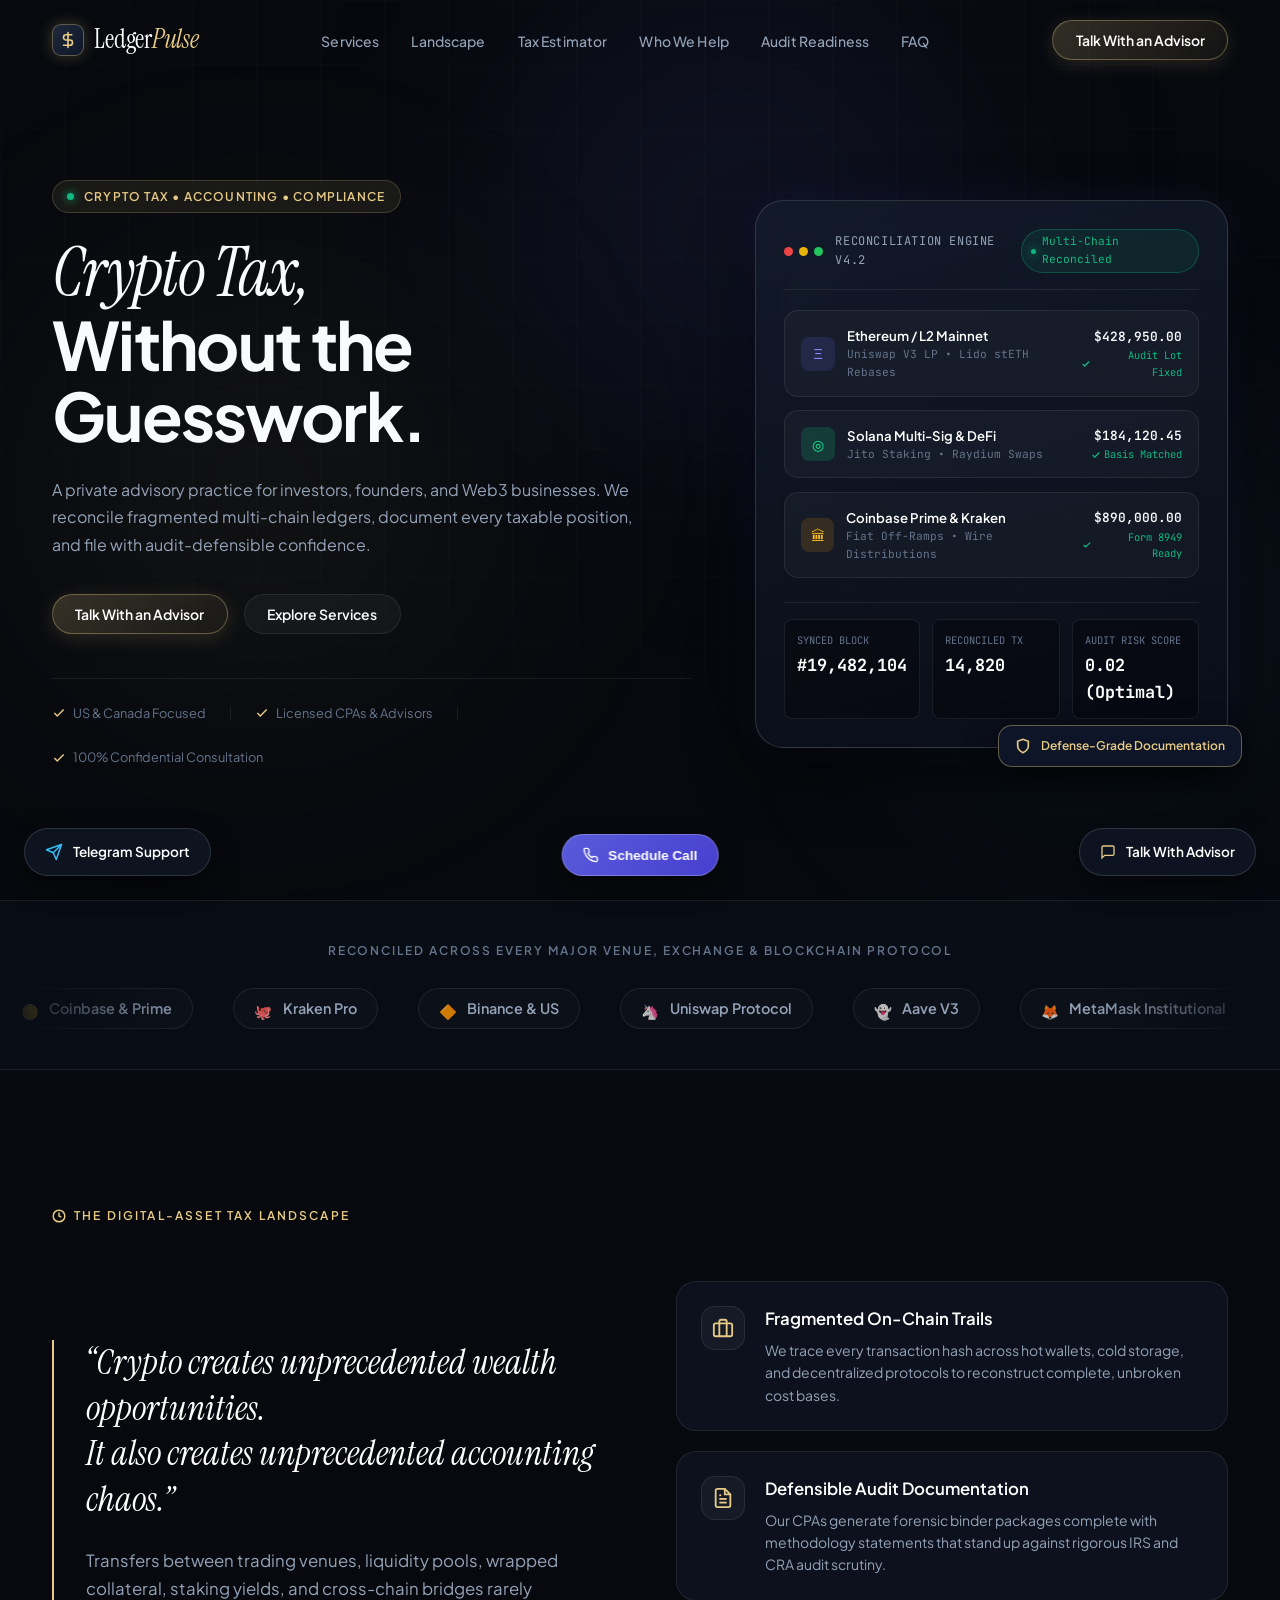
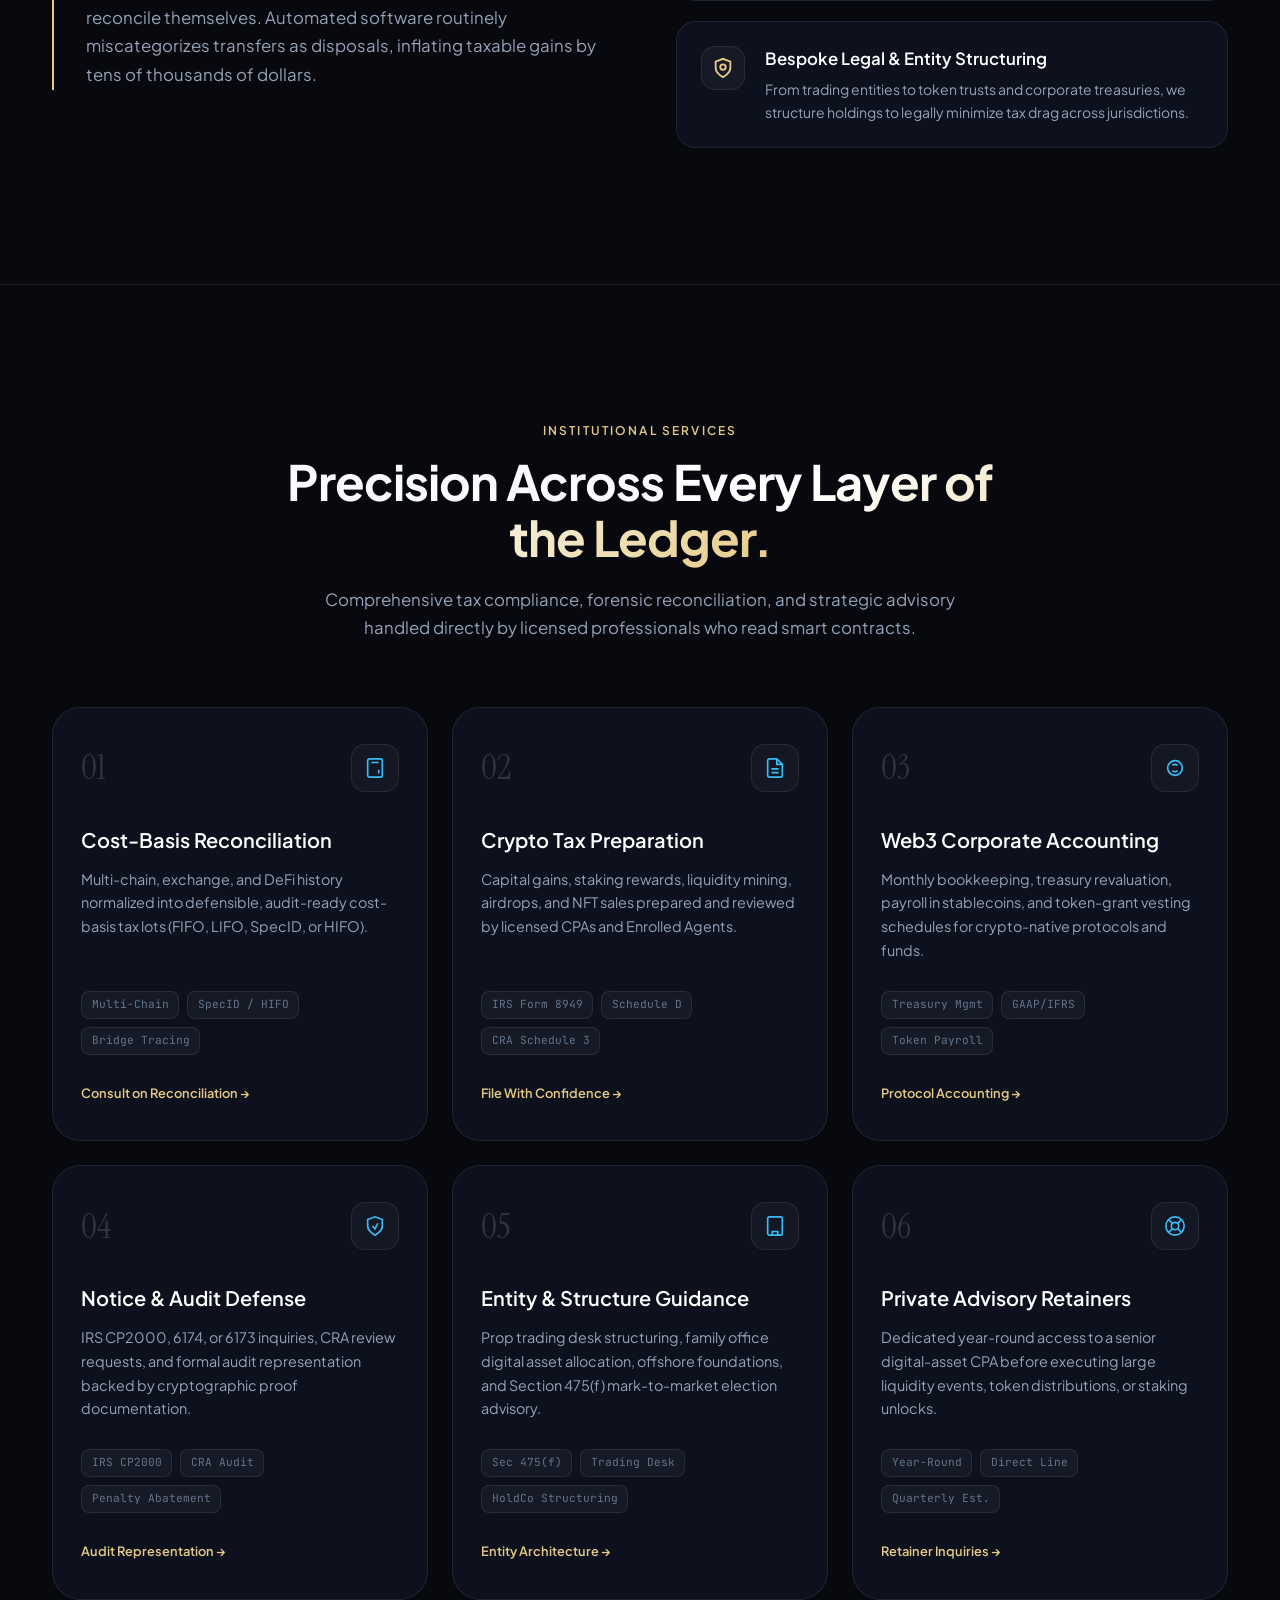
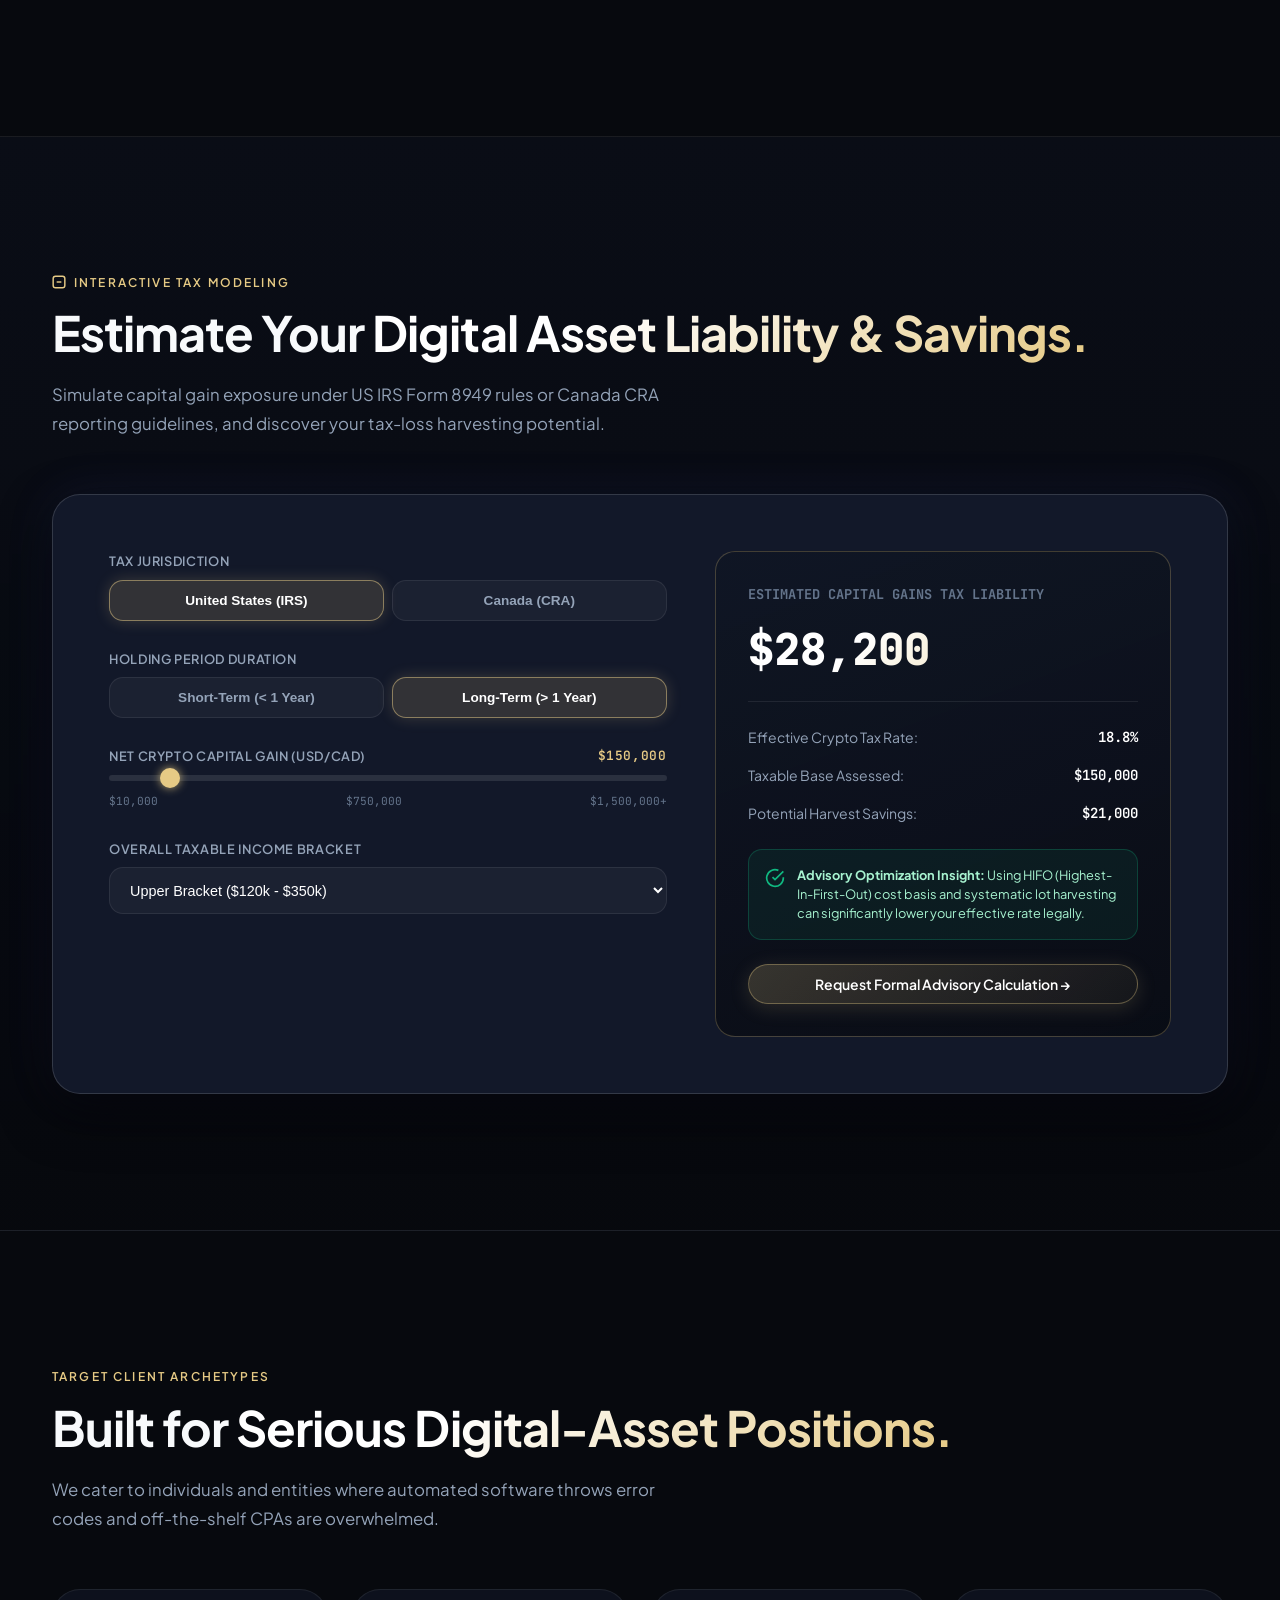
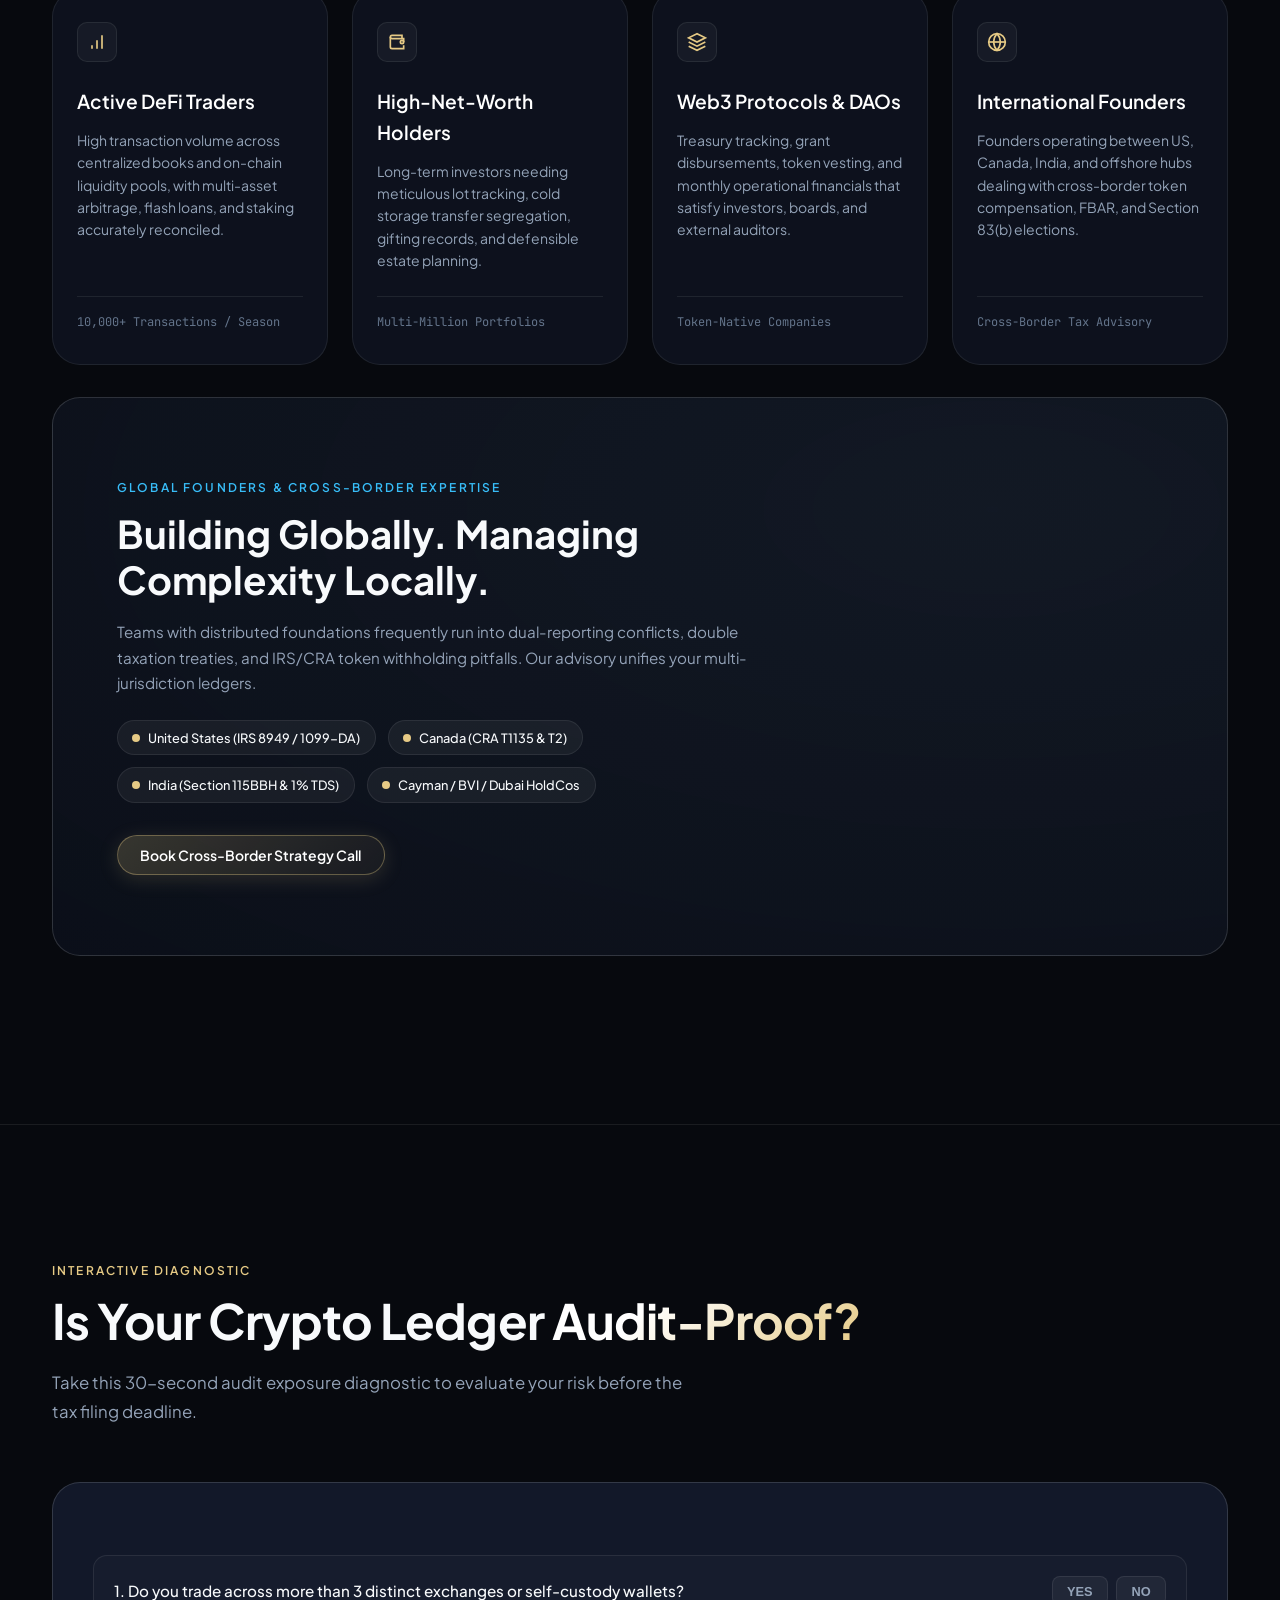
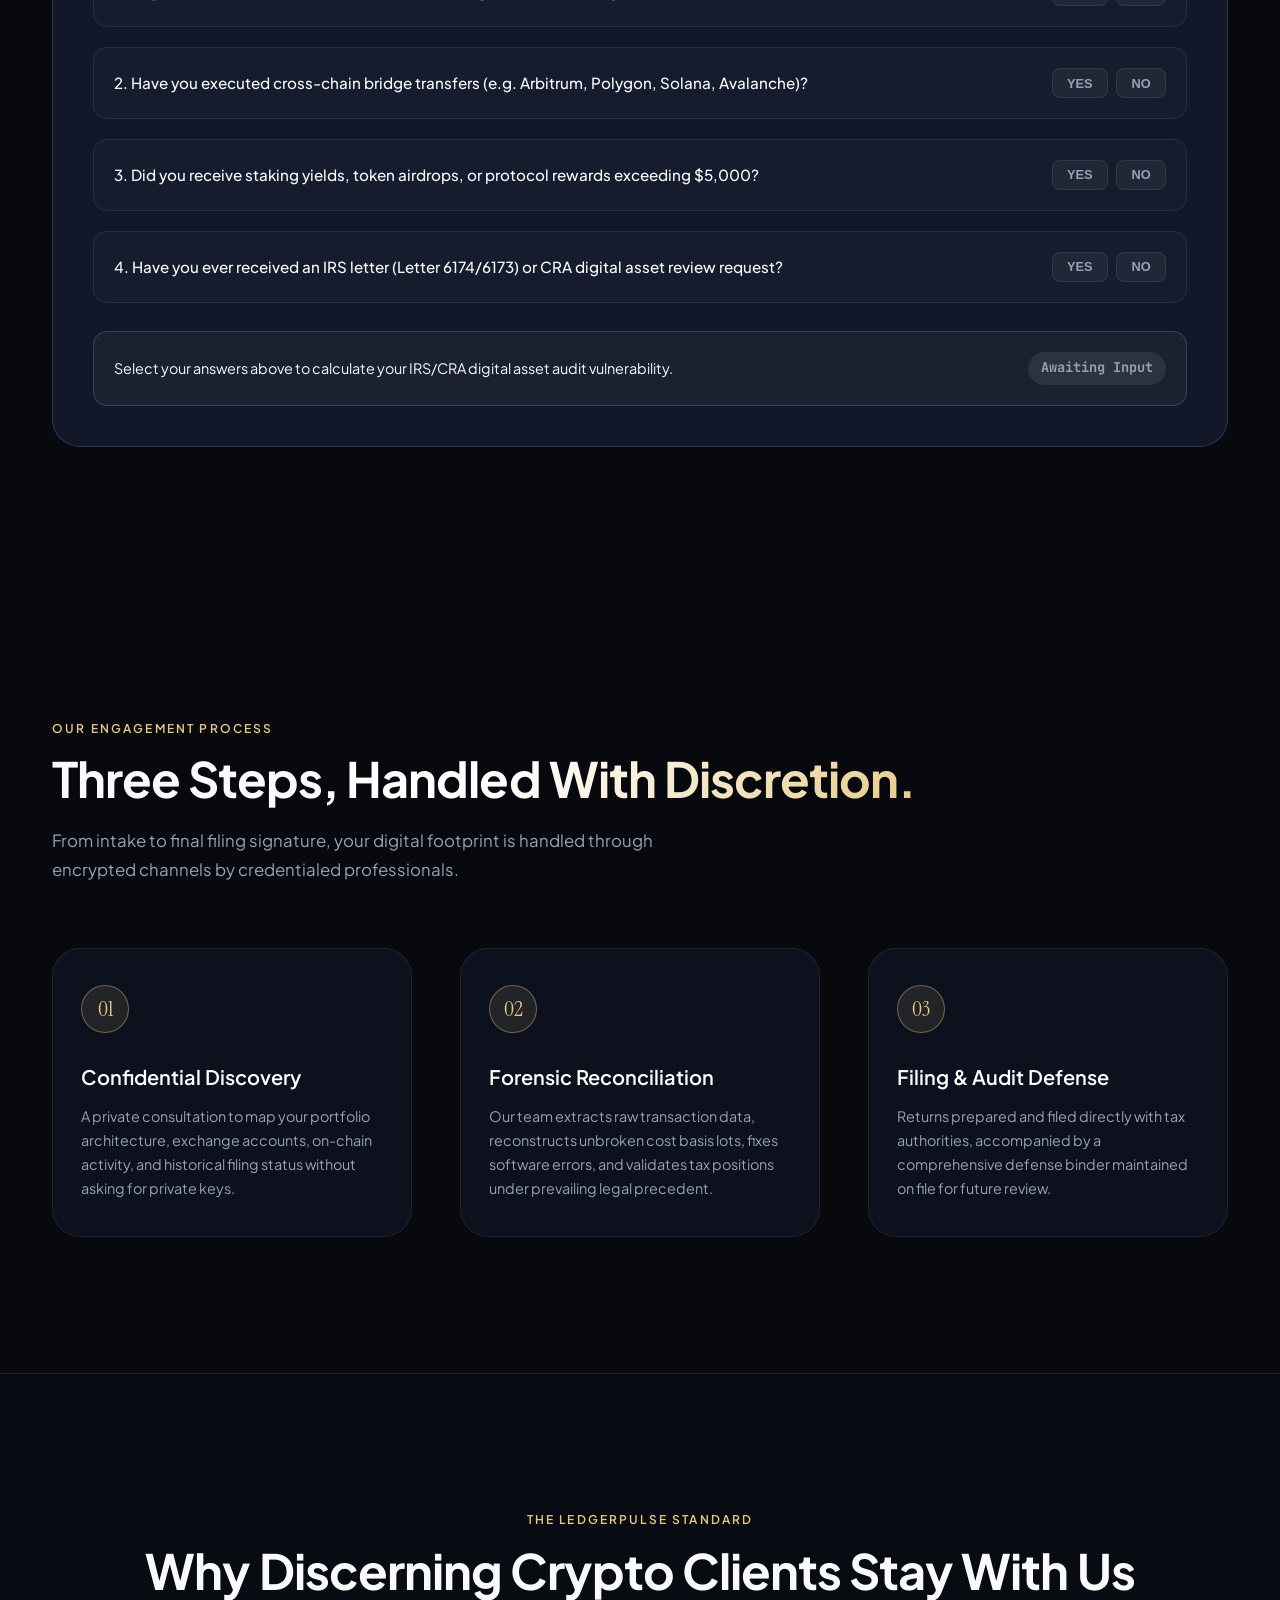
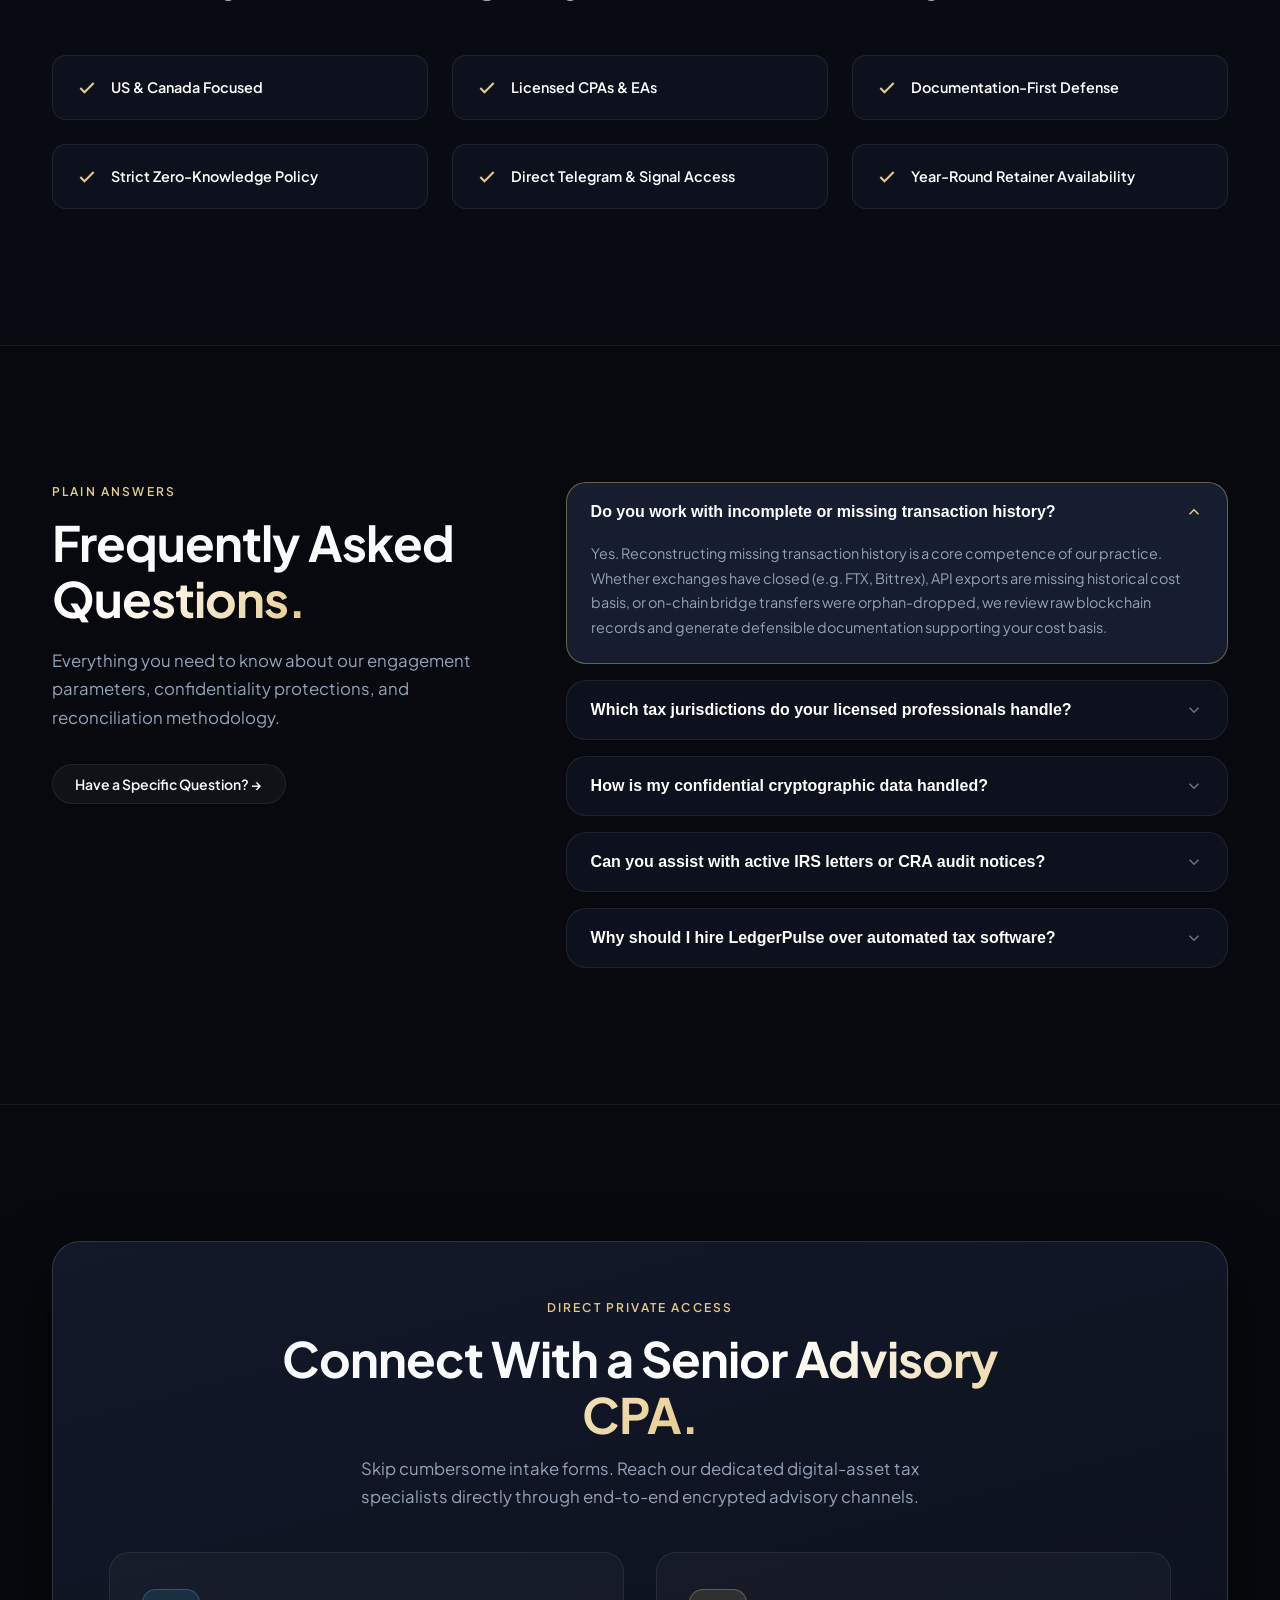
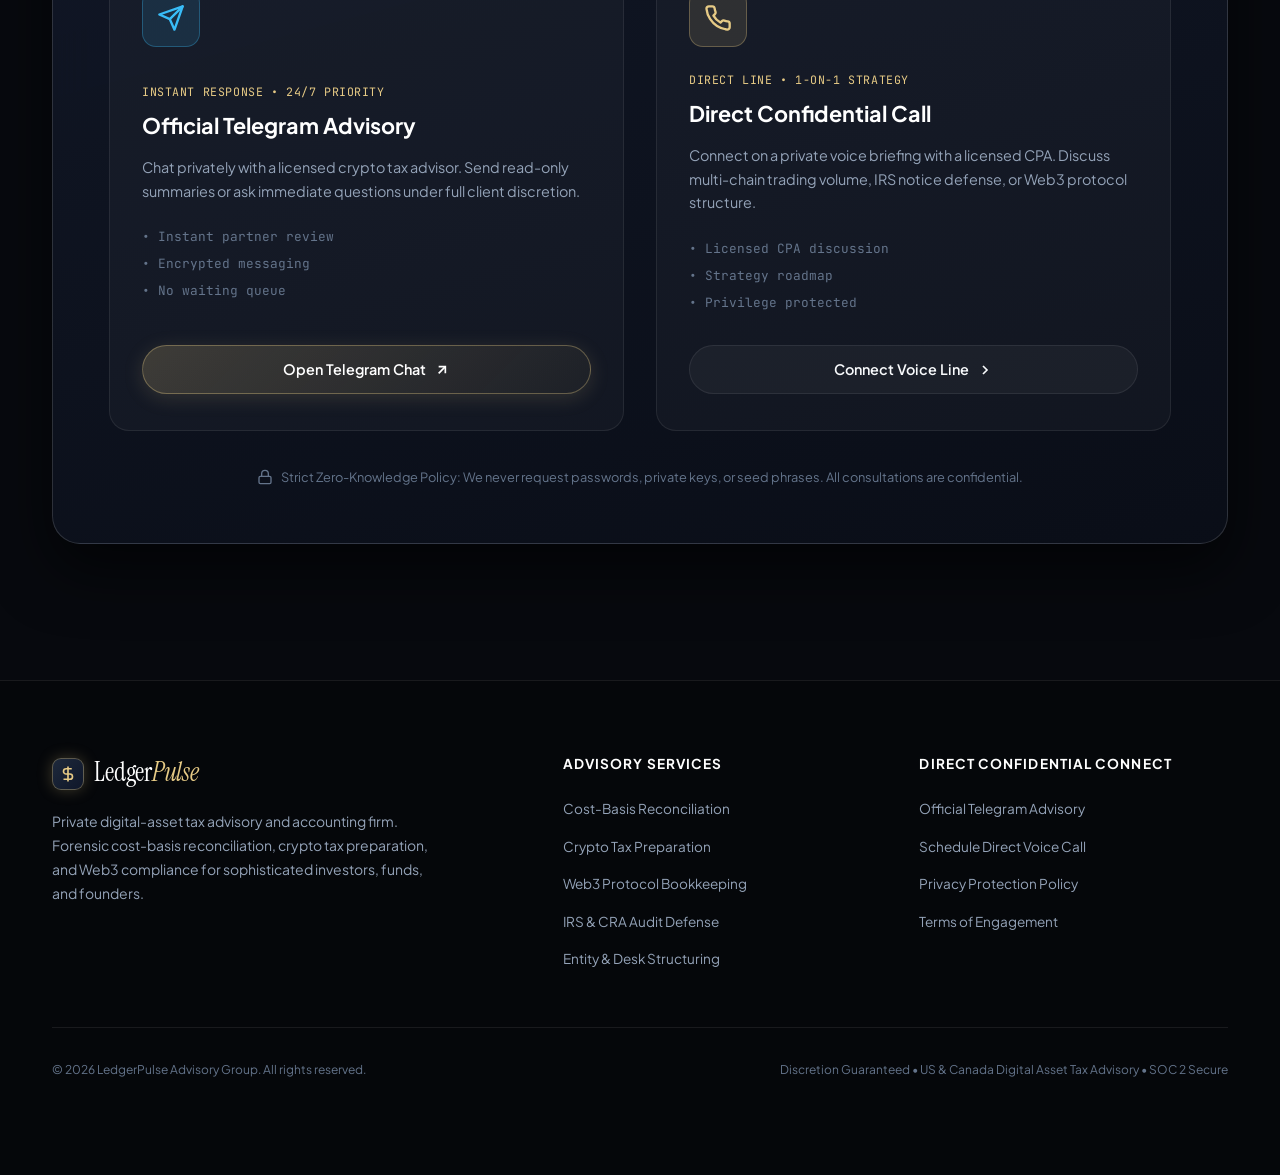
<file: index.html>
<!DOCTYPE html>
<html lang="en">
<head>
  <meta charset="UTF-8">
  <meta name="viewport" content="width=device-width, initial-scale=1.0">
  <title>LedgerPulse Advisory | Private Crypto Tax, Accounting & Compliance</title>
  
  <meta name="description" content="A private digital-asset tax advisory practice for sophisticated investors, founders, and Web3 businesses. Cost-basis reconciliation, crypto tax preparation, and audit-defensible filings across US & Canada.">
  <meta name="keywords" content="crypto tax, digital asset advisory, crypto CPA, cost basis reconciliation, Web3 accounting, crypto tax Canada, crypto tax USA, Form 8949, CRA crypto tax">
  <meta name="author" content="LedgerPulse Private Advisory">

  <!-- Open Graph / Social Meta -->
  <meta property="og:title" content="LedgerPulse Advisory | Private Crypto Tax & Accounting">
  <meta property="og:description" content="Cost-basis reconciliation, crypto tax preparation and Web3 accounting, handled with precision and discretion.">
  <meta property="og:type" content="website">
  <meta property="og:image" content="assets/og-preview.png">
  <meta name="twitter:card" content="summary_large_image">
  <meta name="twitter:title" content="LedgerPulse Advisory | Private Crypto Tax & Accounting">
  <meta name="twitter:description" content="Reconciled multi-chain ledgers, audit-proof crypto tax returns, and Web3 corporate accounting.">

  <!-- Favicon -->
  <link rel="icon" href="data:image/svg+xml,<svg xmlns='http://www.w3.org/2000/svg' viewBox='0 0 100 100'><rect width='100' height='100' rx='22' fill='%230b0f19'/><path d='M30 70 L50 25 L70 70 Z' fill='none' stroke='%23e6ca85' stroke-width='8'/><circle cx='50' cy='52' r='8' fill='%2338bdf8'/></svg>" type="image/svg+xml">

  <!-- Core Stylesheet -->
  <link rel="stylesheet" href="css/styles.css">

  <!-- Structured Data JSON-LD -->
  <script type="application/ld+json">
  {
    "@context": "https://schema.org",
    "@type": "AccountingService",
    "name": "LedgerPulse Private Advisory",
    "description": "Private digital asset tax, accounting, and compliance advisory firm serving US, Canada and global Web3 clients.",
    "priceRange": "$$$$",
    "areaServed": ["United States", "Canada", "International"],
    "hasOfferCatalog": {
      "@type": "OfferCatalog",
      "name": "Digital Asset Tax & Accounting Services",
      "itemListElement": [
        {
          "@type": "Offer",
          "itemOffered": {
            "@type": "Service",
            "name": "Cost-Basis Multi-Chain Reconciliation"
          }
        },
        {
          "@type": "Offer",
          "itemOffered": {
            "@type": "Service",
            "name": "Crypto Tax Preparation & IRS/CRA Filing"
          }
        },
        {
          "@type": "Offer",
          "itemOffered": {
            "@type": "Service",
            "name": "Web3 Business Bookkeeping & Treasury Accounting"
          }
        }
      ]
    }
  }
  </script>
<!-- Google tag (gtag.js) -->
<script async src="https://www.googletagmanager.com/gtag/js?id=G-77162G7ZF3"></script>
<script>
  window.dataLayer = window.dataLayer || [];
  function gtag(){dataLayer.push(arguments);}
  gtag('js', new Date());

  gtag('config', 'G-77162G7ZF3');
</script>
<!-- Event snippet for Page view conversion page -->
<script>
  gtag('event', 'conversion', {'send_to': 'AW-18339280719/asy2CLKv5ZsdEM_u7KhE'});
</script>
</head>
<body>

  <!-- Ambient Light Atmosphere -->
  <div class="ambient-bg" aria-hidden="true">
    <div class="ambient-glow-1"></div>
    <div class="ambient-glow-2"></div>
    <div class="ambient-glow-3"></div>
    <div class="grid-overlay"></div>
  </div>

  <div class="site-wrapper">

    <!-- ====================================================================
         NAVIGATION BAR
         ==================================================================== -->
    <header class="navbar" id="navbar">
      <div class="container nav-container">
        <a href="#hero" class="brand-logo" aria-label="LedgerPulse Advisory Home">
          <div class="brand-symbol">
            <svg width="18" height="18" viewBox="0 0 24 24" fill="none" stroke="currentColor" stroke-width="2.2" stroke-linecap="round" stroke-linejoin="round">
              <path d="M12 2v20M17 5H9.5a3.5 3.5 0 0 0 0 7h5a3.5 3.5 0 0 1 0 7H6"></path>
            </svg>
          </div>
          <span>Ledger<span class="accent">Pulse</span></span>
        </a>

        <!-- Desktop Navigation Links -->
        <ul class="nav-links">
          <li><a href="#services" class="nav-link">Services</a></li>
          <li><a href="#complexity" class="nav-link">Landscape</a></li>
          <li><a href="#estimator" class="nav-link">Tax Estimator</a></li>
          <li><a href="#who-we-help" class="nav-link">Who We Help</a></li>
          <li><a href="#audit-check" class="nav-link">Audit Readiness</a></li>
          <li><a href="#faq" class="nav-link">FAQ</a></li>
        </ul>

        <!-- Action CTA & Mobile Trigger -->
        <div class="nav-actions">
          <a href="#consultation" class="btn btn-primary">Talk With an Advisor</a>
          <button class="mobile-menu-btn" id="mobileMenuBtn" aria-label="Open Mobile Menu">
            <svg width="22" height="22" viewBox="0 0 24 24" fill="none" stroke="currentColor" stroke-width="2">
              <line x1="4" y1="7" x2="20" y2="7"></line>
              <line x1="4" y1="12" x2="20" y2="12"></line>
              <line x1="4" y1="17" x2="20" y2="17"></line>
            </svg>
          </button>
        </div>
      </div>
    </header>

    <!-- Mobile Navigation Drawer -->
    <div class="mobile-nav" id="mobileNav">
      <button class="mobile-nav-close" id="mobileNavClose" aria-label="Close menu">&times;</button>
      <ul class="mobile-nav-links">
        <li><a href="#hero" class="mobile-nav-link">Home</a></li>
        <li><a href="#services" class="mobile-nav-link">Services</a></li>
        <li><a href="#complexity" class="mobile-nav-link">The Landscape</a></li>
        <li><a href="#estimator" class="mobile-nav-link">Tax Estimator</a></li>
        <li><a href="#who-we-help" class="mobile-nav-link">Who We Help</a></li>
        <li><a href="#audit-check" class="mobile-nav-link">Audit Check</a></li>
        <li><a href="#faq" class="mobile-nav-link">FAQ</a></li>
      </ul>
      <div style="margin-top: 2.5rem;">
        <a href="#consultation" class="btn btn-primary" style="width: 100%;">Schedule Private Consultation</a>
      </div>
    </div>

    <!-- ====================================================================
         HERO SECTION
         ==================================================================== -->
    <section class="hero-section" id="hero">
      <div class="container hero-grid">
        <!-- Hero Left Column: Copy & CTAs -->
        <div class="hero-content">
          <div class="badge-tag">
            <span class="pulse-dot"></span>
            Crypto Tax • Accounting • Compliance
          </div>

          <h1 class="hero-title">
            <span class="serif-light">Crypto Tax,</span>
            Without the Guesswork.
          </h1>

          <p class="hero-desc">
            A private advisory practice for investors, founders, and Web3 businesses. 
            We reconcile fragmented multi-chain ledgers, document every taxable position, 
            and file with audit-defensible confidence.
          </p>

          <div class="hero-cta-group">
            <a href="#consultation" class="btn btn-primary">Talk With an Advisor</a>
            <a href="#services" class="btn btn-secondary">Explore Services</a>
          </div>

          <div class="hero-proof-bar">
            <div class="proof-item">
              <svg viewBox="0 0 24 24" fill="none" stroke="currentColor" stroke-width="2.5"><polyline points="20 6 9 17 4 12"></polyline></svg>
              <span>US &amp; Canada Focused</span>
            </div>
            <span class="proof-divider"></span>
            <div class="proof-item">
              <svg viewBox="0 0 24 24" fill="none" stroke="currentColor" stroke-width="2.5"><polyline points="20 6 9 17 4 12"></polyline></svg>
              <span>Licensed CPAs &amp; Advisors</span>
            </div>
            <span class="proof-divider"></span>
            <div class="proof-item">
              <svg viewBox="0 0 24 24" fill="none" stroke="currentColor" stroke-width="2.5"><polyline points="20 6 9 17 4 12"></polyline></svg>
              <span>100% Confidential Consultation</span>
            </div>
          </div>
        </div>

        <!-- Hero Right Column: Bespoke Multi-Chain Ledger Engine Visualizer -->
        <div class="hero-visual-container">
          <div class="ledger-monitor-card">
            <div class="monitor-header">
              <div class="monitor-header-left">
                <div class="window-pills">
                  <span class="window-pill pill-red"></span>
                  <span class="window-pill pill-yellow"></span>
                  <span class="window-pill pill-green"></span>
                </div>
                <span class="monitor-title">Reconciliation Engine v4.2</span>
              </div>
              <div class="monitor-status" id="heroStatusText">
                <span class="pulse-dot" style="width: 5px; height: 5px;"></span>
                Multi-Chain Reconciled
              </div>
            </div>

            <!-- Ledger Activity Feeds -->
            <div class="ledger-nodes-flow">
              <!-- Node 1: Ethereum DEX & Staking -->
              <div class="ledger-node">
                <div class="node-left">
                  <div class="node-icon-box icon-eth">Ξ</div>
                  <div class="node-info">
                    <h4>Ethereum / L2 Mainnet</h4>
                    <p>Uniswap V3 LP • Lido stETH Rebases</p>
                  </div>
                </div>
                <div class="node-right">
                  <div class="value">$428,950.00</div>
                  <div class="badge-reconciled">
                    <svg viewBox="0 0 24 24" fill="none" stroke="currentColor" stroke-width="3"><polyline points="20 6 9 17 4 12"></polyline></svg>
                    Audit Lot Fixed
                  </div>
                </div>
              </div>

              <!-- Node 2: Solana Ecosystem -->
              <div class="ledger-node">
                <div class="node-left">
                  <div class="node-icon-box icon-sol">◎</div>
                  <div class="node-info">
                    <h4>Solana Multi-Sig &amp; DeFi</h4>
                    <p>Jito Staking • Raydium Swaps</p>
                  </div>
                </div>
                <div class="node-right">
                  <div class="value">$184,120.45</div>
                  <div class="badge-reconciled">
                    <svg viewBox="0 0 24 24" fill="none" stroke="currentColor" stroke-width="3"><polyline points="20 6 9 17 4 12"></polyline></svg>
                    Basis Matched
                  </div>
                </div>
              </div>

              <!-- Node 3: Institutional CEX Exits -->
              <div class="ledger-node">
                <div class="node-left">
                  <div class="node-icon-box icon-cex">🏛</div>
                  <div class="node-info">
                    <h4>Coinbase Prime &amp; Kraken</h4>
                    <p>Fiat Off-Ramps • Wire Distributions</p>
                  </div>
                </div>
                <div class="node-right">
                  <div class="value">$890,000.00</div>
                  <div class="badge-reconciled">
                    <svg viewBox="0 0 24 24" fill="none" stroke="currentColor" stroke-width="3"><polyline points="20 6 9 17 4 12"></polyline></svg>
                    Form 8949 Ready
                  </div>
                </div>
              </div>
            </div>

            <!-- Monitor Metrics Row -->
            <div class="monitor-summary-row">
              <div class="summary-stat">
                <div class="label">Synced Block</div>
                <div class="number text-cyan" id="heroBlockCount">#19,482,104</div>
              </div>
              <div class="summary-stat">
                <div class="label">Reconciled Tx</div>
                <div class="number text-emerald" id="heroHashCount">14,820</div>
              </div>
              <div class="summary-stat">
                <div class="label">Audit Risk Score</div>
                <div class="number text-gold">0.02 (Optimal)</div>
              </div>
            </div>

            <!-- Floating Badge -->
            <div class="floating-badge-decor">
              <svg width="16" height="16" viewBox="0 0 24 24" fill="none" stroke="currentColor" stroke-width="2.5">
                <path d="M12 22s8-4 8-10V5l-8-3-8 3v7c0 6 8 10 8 10z"></path>
              </svg>
              <span>Defense-Grade Documentation</span>
            </div>
          </div>
        </div>
      </div>
    </section>

    <!-- ====================================================================
         COMPATIBILITY TICKER
         ==================================================================== -->
    <section class="ticker-section" aria-label="Supported Exchanges and Protocols">
      <div class="ticker-heading">
        Reconciled across every major venue, exchange &amp; blockchain protocol
      </div>
      <div class="ticker-carousel">
        <div class="ticker-track">
          <!-- Venues -->
          <div class="ticker-item"><span class="ticker-icon">🪙</span> Coinbase &amp; Prime</div>
          <div class="ticker-item"><span class="ticker-icon">🐙</span> Kraken Pro</div>
          <div class="ticker-item"><span class="ticker-icon">🔶</span> Binance &amp; US</div>
          <div class="ticker-item"><span class="ticker-icon">🦄</span> Uniswap Protocol</div>
          <div class="ticker-item"><span class="ticker-icon">👻</span> Aave V3</div>
          <div class="ticker-item"><span class="ticker-icon">🦊</span> MetaMask Institutional</div>
          <div class="ticker-item"><span class="ticker-icon">🛡</span> Gnosis Safe</div>
          <div class="ticker-item"><span class="ticker-icon">⚡</span> Arbitrum &amp; Optimism</div>
          <div class="ticker-item"><span class="ticker-icon">◎</span> Solana Ecosystem</div>
          <div class="ticker-item"><span class="ticker-icon">🔷</span> Polygon PoS &amp; zkEVM</div>
          <div class="ticker-item"><span class="ticker-icon">🔒</span> Ledger Enterprise</div>
          <div class="ticker-item"><span class="ticker-icon">📈</span> Hyperliquid &amp; dYdX</div>
          <!-- Repeated for seamless infinite scroll -->
          <div class="ticker-item"><span class="ticker-icon">🪙</span> Coinbase &amp; Prime</div>
          <div class="ticker-item"><span class="ticker-icon">🐙</span> Kraken Pro</div>
          <div class="ticker-item"><span class="ticker-icon">🔶</span> Binance &amp; US</div>
          <div class="ticker-item"><span class="ticker-icon">🦄</span> Uniswap Protocol</div>
          <div class="ticker-item"><span class="ticker-icon">👻</span> Aave V3</div>
          <div class="ticker-item"><span class="ticker-icon">🦊</span> MetaMask Institutional</div>
          <div class="ticker-item"><span class="ticker-icon">🛡</span> Gnosis Safe</div>
          <div class="ticker-item"><span class="ticker-icon">⚡</span> Arbitrum &amp; Optimism</div>
        </div>
      </div>
    </section>

    <!-- ====================================================================
         THE DIGITAL-ASSET TAX LANDSCAPE (COMPLEXITY SECTION)
         ==================================================================== -->
    <section class="section-padding" id="complexity">
      <div class="container">
        <div class="section-label">
          <svg width="14" height="14" viewBox="0 0 24 24" fill="none" stroke="currentColor" stroke-width="2.5">
            <circle cx="12" cy="12" r="10"></circle><polyline points="12 6 12 12 16 14"></polyline>
          </svg>
          The Digital-Asset Tax Landscape
        </div>

        <div class="landscape-grid">
          <!-- Left: Big Editorial Thesis -->
          <div class="landscape-quote-box">
            <div class="landscape-quote">
              &ldquo;Crypto creates unprecedented wealth opportunities.<br>
              It also creates unprecedented accounting chaos.&rdquo;
            </div>
            <p class="section-subtitle">
              Transfers between trading venues, liquidity pools, wrapped collateral, 
              staking yields, and cross-chain bridges rarely reconcile themselves. 
              Automated software routinely miscategorizes transfers as disposals, 
              inflating taxable gains by tens of thousands of dollars.
            </p>
          </div>

          <!-- Right: Three Strategic Pillars -->
          <div class="feature-cards-stack">
            <div class="feature-strip">
              <div class="strip-icon">
                <svg width="22" height="22" viewBox="0 0 24 24" fill="none" stroke="currentColor" stroke-width="2">
                  <rect x="2" y="7" width="20" height="14" rx="2" ry="2"></rect>
                  <path d="M16 21V5a2 2 0 0 0-2-2h-4a2 2 0 0 0-2 2v16"></path>
                </svg>
              </div>
              <div class="strip-content">
                <h3>Fragmented On-Chain Trails</h3>
                <p>We trace every transaction hash across hot wallets, cold storage, and decentralized protocols to reconstruct complete, unbroken cost bases.</p>
              </div>
            </div>

            <div class="feature-strip">
              <div class="strip-icon">
                <svg width="22" height="22" viewBox="0 0 24 24" fill="none" stroke="currentColor" stroke-width="2">
                  <path d="M14 2H6a2 2 0 0 0-2 2v16a2 2 0 0 0 2 2h12a2 2 0 0 0 2-2V8z"></path>
                  <polyline points="14 2 14 8 20 8"></polyline>
                  <line x1="16" y1="13" x2="8" y2="13"></line>
                  <line x1="16" y1="17" x2="8" y2="17"></line>
                  <polyline points="10 9 9 9 8 9"></polyline>
                </svg>
              </div>
              <div class="strip-content">
                <h3>Defensible Audit Documentation</h3>
                <p>Our CPAs generate forensic binder packages complete with methodology statements that stand up against rigorous IRS and CRA audit scrutiny.</p>
              </div>
            </div>

            <div class="feature-strip">
              <div class="strip-icon">
                <svg width="22" height="22" viewBox="0 0 24 24" fill="none" stroke="currentColor" stroke-width="2">
                  <path d="M12 22s8-4 8-10V5l-8-3-8 3v7c0 6 8 10 8 10z"></path>
                  <circle cx="12" cy="11" r="3"></circle>
                </svg>
              </div>
              <div class="strip-content">
                <h3>Bespoke Legal &amp; Entity Structuring</h3>
                <p>From trading entities to token trusts and corporate treasuries, we structure holdings to legally minimize tax drag across jurisdictions.</p>
              </div>
            </div>
          </div>
        </div>
      </div>
    </section>

    <!-- ====================================================================
         SERVICES SECTION (6 Core Services)
         ==================================================================== -->
    <section class="section-padding" id="services" style="border-top: 1px solid var(--border-subtle);">
      <div class="container">
        <div class="services-header">
          <div class="section-label" style="justify-content: center;">
            Institutional Services
          </div>
          <h2 class="section-title">
            Precision Across <span class="gradient-text-gold">Every Layer of the Ledger.</span>
          </h2>
          <p class="section-subtitle mx-auto">
            Comprehensive tax compliance, forensic reconciliation, and strategic advisory 
            handled directly by licensed professionals who read smart contracts.
          </p>
        </div>

        <div class="services-grid">
          <!-- Service 01 -->
          <article class="service-card">
            <div>
              <div class="service-top">
                <span class="service-num">01</span>
                <div class="service-icon-wrap">
                  <svg width="22" height="22" viewBox="0 0 24 24" fill="none" stroke="currentColor" stroke-width="1.8">
                    <rect x="4" y="2" width="16" height="20" rx="2"></rect>
                    <line x1="8" y1="6" x2="16" y2="6"></line>
                    <line x1="16" y1="14" x2="16" y2="18"></line>
                    <path d="M16 10h.01"></path>
                    <path d="M12 10h.01"></path>
                    <path d="M8 10h.01"></path>
                    <path d="M12 14h.01"></path>
                    <path d="M8 14h.01"></path>
                    <path d="M12 18h.01"></path>
                    <path d="M8 18h.01"></path>
                  </svg>
                </div>
              </div>
              <h3 class="service-title">Cost-Basis Reconciliation</h3>
              <p class="service-desc">
                Multi-chain, exchange, and DeFi history normalized into defensible, audit-ready cost-basis tax lots (FIFO, LIFO, SpecID, or HIFO).
              </p>
            </div>
            <div>
              <div class="service-tags">
                <span class="service-tag">Multi-Chain</span>
                <span class="service-tag">SpecID / HIFO</span>
                <span class="service-tag">Bridge Tracing</span>
              </div>
              <a href="#consultation" class="service-action-link">
                Consult on Reconciliation &rarr;
              </a>
            </div>
          </article>

          <!-- Service 02 -->
          <article class="service-card">
            <div>
              <div class="service-top">
                <span class="service-num">02</span>
                <div class="service-icon-wrap">
                  <svg width="22" height="22" viewBox="0 0 24 24" fill="none" stroke="currentColor" stroke-width="1.8">
                    <path d="M14 2H6a2 2 0 0 0-2 2v16a2 2 0 0 0 2 2h12a2 2 0 0 0 2-2V8z"></path>
                    <polyline points="14 2 14 8 20 8"></polyline>
                    <line x1="16" y1="13" x2="8" y2="13"></line>
                    <line x1="16" y1="17" x2="8" y2="17"></line>
                  </svg>
                </div>
              </div>
              <h3 class="service-title">Crypto Tax Preparation</h3>
              <p class="service-desc">
                Capital gains, staking rewards, liquidity mining, airdrops, and NFT sales prepared and reviewed by licensed CPAs and Enrolled Agents.
              </p>
            </div>
            <div>
              <div class="service-tags">
                <span class="service-tag">IRS Form 8949</span>
                <span class="service-tag">Schedule D</span>
                <span class="service-tag">CRA Schedule 3</span>
              </div>
              <a href="#consultation" class="service-action-link">
                File With Confidence &rarr;
              </a>
            </div>
          </article>

          <!-- Service 03 -->
          <article class="service-card">
            <div>
              <div class="service-top">
                <span class="service-num">03</span>
                <div class="service-icon-wrap">
                  <svg width="22" height="22" viewBox="0 0 24 24" fill="none" stroke="currentColor" stroke-width="1.8">
                    <circle cx="12" cy="12" r="8"></circle>
                    <path d="M14.83 9.17a4 4 0 0 0-5.66 0"></path>
                    <path d="M9.17 14.83a4 4 0 0 0 5.66 0"></path>
                  </svg>
                </div>
              </div>
              <h3 class="service-title">Web3 Corporate Accounting</h3>
              <p class="service-desc">
                Monthly bookkeeping, treasury revaluation, payroll in stablecoins, and token-grant vesting schedules for crypto-native protocols and funds.
              </p>
            </div>
            <div>
              <div class="service-tags">
                <span class="service-tag">Treasury Mgmt</span>
                <span class="service-tag">GAAP/IFRS</span>
                <span class="service-tag">Token Payroll</span>
              </div>
              <a href="#consultation" class="service-action-link">
                Protocol Accounting &rarr;
              </a>
            </div>
          </article>

          <!-- Service 04 -->
          <article class="service-card">
            <div>
              <div class="service-top">
                <span class="service-num">04</span>
                <div class="service-icon-wrap">
                  <svg width="22" height="22" viewBox="0 0 24 24" fill="none" stroke="currentColor" stroke-width="1.8">
                    <path d="M12 22s8-4 8-10V5l-8-3-8 3v7c0 6 8 10 8 10z"></path>
                    <polyline points="9 12 12 15 15 9"></polyline>
                  </svg>
                </div>
              </div>
              <h3 class="service-title">Notice &amp; Audit Defense</h3>
              <p class="service-desc">
                IRS CP2000, 6174, or 6173 inquiries, CRA review requests, and formal audit representation backed by cryptographic proof documentation.
              </p>
            </div>
            <div>
              <div class="service-tags">
                <span class="service-tag">IRS CP2000</span>
                <span class="service-tag">CRA Audit</span>
                <span class="service-tag">Penalty Abatement</span>
              </div>
              <a href="#consultation" class="service-action-link">
                Audit Representation &rarr;
              </a>
            </div>
          </article>

          <!-- Service 05 -->
          <article class="service-card">
            <div>
              <div class="service-top">
                <span class="service-num">05</span>
                <div class="service-icon-wrap">
                  <svg width="22" height="22" viewBox="0 0 24 24" fill="none" stroke="currentColor" stroke-width="1.8">
                    <rect x="4" y="2" width="16" height="20" rx="2"></rect>
                    <path d="M9 22v-4h6v4"></path>
                    <path d="M8 6h.01"></path>
                    <path d="M16 6h.01"></path>
                    <path d="M12 6h.01"></path>
                    <path d="M12 10h.01"></path>
                    <path d="M12 14h.01"></path>
                    <path d="M16 10h.01"></path>
                    <path d="M16 14h.01"></path>
                    <path d="M8 10h.01"></path>
                    <path d="M8 14h.01"></path>
                  </svg>
                </div>
              </div>
              <h3 class="service-title">Entity &amp; Structure Guidance</h3>
              <p class="service-desc">
                Prop trading desk structuring, family office digital asset allocation, offshore foundations, and Section 475(f) mark-to-market election advisory.
              </p>
            </div>
            <div>
              <div class="service-tags">
                <span class="service-tag">Sec 475(f)</span>
                <span class="service-tag">Trading Desk</span>
                <span class="service-tag">HoldCo Structuring</span>
              </div>
              <a href="#consultation" class="service-action-link">
                Entity Architecture &rarr;
              </a>
            </div>
          </article>

          <!-- Service 06 -->
          <article class="service-card">
            <div>
              <div class="service-top">
                <span class="service-num">06</span>
                <div class="service-icon-wrap">
                  <svg width="22" height="22" viewBox="0 0 24 24" fill="none" stroke="currentColor" stroke-width="1.8">
                    <circle cx="12" cy="12" r="10"></circle>
                    <path d="m4.93 4.93 4.24 4.24"></path>
                    <path d="m14.83 9.17 4.24-4.24"></path>
                    <path d="m14.83 14.83 4.24 4.24"></path>
                    <path d="m9.17 14.83-4.24 4.24"></path>
                    <circle cx="12" cy="12" r="4"></circle>
                  </svg>
                </div>
              </div>
              <h3 class="service-title">Private Advisory Retainers</h3>
              <p class="service-desc">
                Dedicated year-round access to a senior digital-asset CPA before executing large liquidity events, token distributions, or staking unlocks.
              </p>
            </div>
            <div>
              <div class="service-tags">
                <span class="service-tag">Year-Round</span>
                <span class="service-tag">Direct Line</span>
                <span class="service-tag">Quarterly Est.</span>
              </div>
              <a href="#consultation" class="service-action-link">
                Retainer Inquiries &rarr;
              </a>
            </div>
          </article>
        </div>
      </div>
    </section>

    <!-- ====================================================================
         INTERACTIVE TAX ESTIMATOR TOOL (INNOVATIVE DIFFERENTIATOR)
         ==================================================================== -->
    <section class="section-padding calculator-section" id="estimator">
      <div class="container">
        <div class="section-label">
          <svg width="14" height="14" viewBox="0 0 24 24" fill="none" stroke="currentColor" stroke-width="2.5">
            <rect x="2" y="2" width="20" height="20" rx="4"></rect><line x1="8" y1="12" x2="16" y2="12"></line>
          </svg>
          Interactive Tax Modeling
        </div>
        <h2 class="section-title">
          Estimate Your <span class="gradient-text-gold">Digital Asset Liability &amp; Savings.</span>
        </h2>
        <p class="section-subtitle">
          Simulate capital gain exposure under US IRS Form 8949 rules or Canada CRA reporting guidelines, and discover your tax-loss harvesting potential.
        </p>

        <div class="calculator-wrapper">
          <!-- Inputs Column -->
          <div class="calc-inputs-col">
            <!-- 1. Jurisdiction Toggle -->
            <div class="input-group">
              <label class="input-label">Tax Jurisdiction</label>
              <div class="pill-selector">
                <button class="pill-option active" data-jurisdiction="us">United States (IRS)</button>
                <button class="pill-option" data-jurisdiction="ca">Canada (CRA)</button>
              </div>
            </div>

            <!-- 2. Holding Duration -->
            <div class="input-group">
              <label class="input-label">Holding Period Duration</label>
              <div class="pill-selector">
                <button class="pill-option" data-holding="short">Short-Term (&lt; 1 Year)</button>
                <button class="pill-option active" data-holding="long">Long-Term (&gt; 1 Year)</button>
              </div>
            </div>

            <!-- 3. Capital Gain Slider -->
            <div class="input-group">
              <div class="input-label">
                <span>Net Crypto Capital Gain (USD/CAD)</span>
                <span class="input-value-badge" id="gainValueDisplay">$150,000</span>
              </div>
              <input type="range" min="10000" max="1500000" step="10000" value="150000" class="range-slider" id="gainSlider">
              <div style="display: flex; justify-content: space-between; font-size: 0.7rem; color: var(--text-dim); font-family: var(--font-mono); margin-top: 4px;">
                <span>$10,000</span>
                <span>$750,000</span>
                <span>$1,500,000+</span>
              </div>
            </div>

            <!-- 4. Base Income Bracket -->
            <div class="input-group">
              <label class="input-label">Overall Taxable Income Bracket</label>
              <select class="custom-select" id="incomeBracket">
                <option value="tier1">Standard Bracket ($50k - $120k)</option>
                <option value="tier2" selected>Upper Bracket ($120k - $350k)</option>
                <option value="tier3">High Net Worth Bracket ($350k+)</option>
              </select>
            </div>
          </div>

          <!-- Results Summary Column -->
          <div class="calc-results-col">
            <div>
              <div class="result-card-header">
                <h4>Estimated Capital Gains Tax Liability</h4>
                <div class="result-amount gradient-text-gold" id="estimatedTaxDisplay">$28,200</div>
              </div>

              <div class="result-breakdown">
                <div class="breakdown-row">
                  <span>Effective Crypto Tax Rate:</span>
                  <span class="val text-cyan" id="effectiveRateDisplay">18.8%</span>
                </div>
                <div class="breakdown-row">
                  <span>Taxable Base Assessed:</span>
                  <span class="val" id="taxableBaseDisplay">$150,000</span>
                </div>
                <div class="breakdown-row">
                  <span>Potential Harvest Savings:</span>
                  <span class="val text-emerald" id="harvestSavingsDisplay">$21,000</span>
                </div>
              </div>

              <div class="harvest-highlight">
                <svg width="20" height="20" viewBox="0 0 24 24" fill="none" stroke="currentColor" stroke-width="2">
                  <path d="M22 11.08V12a10 10 0 1 1-5.93-9.14"></path>
                  <polyline points="22 4 12 14.01 9 11.01"></polyline>
                </svg>
                <p>
                  <strong>Advisory Optimization Insight:</strong> Using HIFO (Highest-In-First-Out) cost basis and systematic lot harvesting can significantly lower your effective rate legally.
                </p>
              </div>
            </div>

            <a href="#consultation" class="btn btn-primary" style="width: 100%;">
              Request Formal Advisory Calculation &rarr;
            </a>
          </div>
        </div>
      </div>
    </section>

    <!-- ====================================================================
         WHO WE HELP (4 PERSONA CATEGORIES)
         ==================================================================== -->
    <section class="section-padding" id="who-we-help">
      <div class="container">
        <div class="section-label">
          Target Client Archetypes
        </div>
        <h2 class="section-title">
          Built for <span class="gradient-text-gold">Serious Digital-Asset Positions.</span>
        </h2>
        <p class="section-subtitle">
          We cater to individuals and entities where automated software throws error codes and off-the-shelf CPAs are overwhelmed.
        </p>

        <div class="personas-grid">
          <!-- Persona 1 -->
          <div class="persona-card">
            <div>
              <div class="persona-badge">
                <svg width="20" height="20" viewBox="0 0 24 24" fill="none" stroke="currentColor" stroke-width="2">
                  <line x1="12" y1="20" x2="12" y2="10"></line>
                  <line x1="18" y1="20" x2="18" y2="4"></line>
                  <line x1="6" y1="20" x2="6" y2="16"></line>
                </svg>
              </div>
              <h3>Active DeFi Traders</h3>
              <p>High transaction volume across centralized books and on-chain liquidity pools, with multi-asset arbitrage, flash loans, and staking accurately reconciled.</p>
            </div>
            <div class="persona-meta">
              10,000+ Transactions / Season
            </div>
          </div>

          <!-- Persona 2 -->
          <div class="persona-card">
            <div>
              <div class="persona-badge">
                <svg width="20" height="20" viewBox="0 0 24 24" fill="none" stroke="currentColor" stroke-width="2">
                  <path d="M20 12V8H6a2 2 0 0 1-2-2c0-1.1.9-2 2-2h12v4"></path>
                  <path d="M4 6v12c0 1.1.9 2 2 2h14v-4"></path>
                  <circle cx="18" cy="12" r="2"></circle>
                </svg>
              </div>
              <h3>High-Net-Worth Holders</h3>
              <p>Long-term investors needing meticulous lot tracking, cold storage transfer segregation, gifting records, and defensible estate planning.</p>
            </div>
            <div class="persona-meta">
              Multi-Million Portfolios
            </div>
          </div>

          <!-- Persona 3 -->
          <div class="persona-card">
            <div>
              <div class="persona-badge">
                <svg width="20" height="20" viewBox="0 0 24 24" fill="none" stroke="currentColor" stroke-width="2">
                  <polygon points="12 2 2 7 12 12 22 7 12 2"></polygon>
                  <polyline points="2 17 12 22 22 17"></polyline>
                  <polyline points="2 12 12 17 22 12"></polyline>
                </svg>
              </div>
              <h3>Web3 Protocols &amp; DAOs</h3>
              <p>Treasury tracking, grant disbursements, token vesting, and monthly operational financials that satisfy investors, boards, and external auditors.</p>
            </div>
            <div class="persona-meta">
              Token-Native Companies
            </div>
          </div>

          <!-- Persona 4 -->
          <div class="persona-card">
            <div>
              <div class="persona-badge">
                <svg width="20" height="20" viewBox="0 0 24 24" fill="none" stroke="currentColor" stroke-width="2">
                  <circle cx="12" cy="12" r="10"></circle>
                  <line x1="2" y1="12" x2="22" y2="12"></line>
                  <path d="M12 2a15.3 15.3 0 0 1 4 10 15.3 15.3 0 0 1-4 10 15.3 15.3 0 0 1-4-10 15.3 15.3 0 0 1 4-10z"></path>
                </svg>
              </div>
              <h3>International Founders</h3>
              <p>Founders operating between US, Canada, India, and offshore hubs dealing with cross-border token compensation, FBAR, and Section 83(b) elections.</p>
            </div>
            <div class="persona-meta">
              Cross-Border Tax Advisory
            </div>
          </div>
        </div>

        <!-- Cross-Border Highlight Feature Box -->
        <div class="cross-border-box">
          <div class="cross-border-content">
            <div class="section-label" style="color: var(--accent-cyan);">
              Global Founders &amp; Cross-Border Expertise
            </div>
            <h3 style="font-size: clamp(1.8rem, 3vw, 2.5rem); line-height: 1.2; margin-bottom: 1rem;">
              Building Globally. Managing Complexity Locally.
            </h3>
            <p style="color: var(--text-muted); font-size: 0.95rem; line-height: 1.7; margin-bottom: 1.5rem;">
              Teams with distributed foundations frequently run into dual-reporting conflicts, double taxation treaties, and IRS/CRA token withholding pitfalls. Our advisory unifies your multi-jurisdiction ledgers.
            </p>

            <div class="jurisdiction-badges">
              <span class="jurisdiction-chip"><span class="flag-dot"></span> United States (IRS 8949 / 1099-DA)</span>
              <span class="jurisdiction-chip"><span class="flag-dot"></span> Canada (CRA T1135 &amp; T2)</span>
              <span class="jurisdiction-chip"><span class="flag-dot"></span> India (Section 115BBH &amp; 1% TDS)</span>
              <span class="jurisdiction-chip"><span class="flag-dot"></span> Cayman / BVI / Dubai HoldCos</span>
            </div>

            <a href="#consultation" class="btn btn-primary">Book Cross-Border Strategy Call</a>
          </div>
        </div>
      </div>
    </section>

    <!-- ====================================================================
         INTERACTIVE AUDIT READINESS TOOL
         ==================================================================== -->
    <section class="section-padding" id="audit-check" style="border-top: 1px solid var(--border-subtle);">
      <div class="container">
        <div class="section-label">
          Interactive Diagnostic
        </div>
        <h2 class="section-title">
          Is Your Crypto Ledger <span class="gradient-text-gold">Audit-Proof?</span>
        </h2>
        <p class="section-subtitle">
          Take this 30-second audit exposure diagnostic to evaluate your risk before the tax filing deadline.
        </p>

        <div class="audit-check-box">
          <div class="quiz-container">
            <!-- Question 1 -->
            <div class="quiz-question-item">
              <span class="quiz-question-text">1. Do you trade across more than 3 distinct exchanges or self-custody wallets?</span>
              <div class="quiz-toggle-btns">
                <button class="quiz-btn" data-question="q1" data-val="yes">YES</button>
                <button class="quiz-btn" data-question="q1" data-val="no">NO</button>
              </div>
            </div>

            <!-- Question 2 -->
            <div class="quiz-question-item">
              <span class="quiz-question-text">2. Have you executed cross-chain bridge transfers (e.g. Arbitrum, Polygon, Solana, Avalanche)?</span>
              <div class="quiz-toggle-btns">
                <button class="quiz-btn" data-question="q2" data-val="yes">YES</button>
                <button class="quiz-btn" data-question="q2" data-val="no">NO</button>
              </div>
            </div>

            <!-- Question 3 -->
            <div class="quiz-question-item">
              <span class="quiz-question-text">3. Did you receive staking yields, token airdrops, or protocol rewards exceeding $5,000?</span>
              <div class="quiz-toggle-btns">
                <button class="quiz-btn" data-question="q3" data-val="yes">YES</button>
                <button class="quiz-btn" data-question="q3" data-val="no">NO</button>
              </div>
            </div>

            <!-- Question 4 -->
            <div class="quiz-question-item">
              <span class="quiz-question-text">4. Have you ever received an IRS letter (Letter 6174/6173) or CRA digital asset review request?</span>
              <div class="quiz-toggle-btns">
                <button class="quiz-btn" data-question="q4" data-val="yes">YES</button>
                <button class="quiz-btn" data-question="q4" data-val="no">NO</button>
              </div>
            </div>
          </div>

          <!-- Diagnostic Feedback Banner -->
          <div class="quiz-score-banner">
            <div>
              <div class="score-text" id="auditFeedbackText">
                Select your answers above to calculate your IRS/CRA digital asset audit vulnerability.
              </div>
            </div>
            <div class="score-badge" id="auditScoreBadge" style="background: rgba(255, 255, 255, 0.08); color: var(--text-muted);">
              Awaiting Input
            </div>
          </div>
        </div>
      </div>
    </section>

    <!-- ====================================================================
         HOW IT WORKS (3 STEP ROADMAP)
         ==================================================================== -->
    <section class="section-padding" id="how-it-works">
      <div class="container">
        <div class="section-label">
          Our Engagement Process
        </div>
        <h2 class="section-title">
          Three Steps, <span class="gradient-text-gold">Handled With Discretion.</span>
        </h2>
        <p class="section-subtitle">
          From intake to final filing signature, your digital footprint is handled through encrypted channels by credentialed professionals.
        </p>

        <div class="timeline-grid">
          <!-- Step 1 -->
          <div class="timeline-card">
            <div class="step-indicator">01</div>
            <h3>Confidential Discovery</h3>
            <p>
              A private consultation to map your portfolio architecture, exchange accounts, on-chain activity, and historical filing status without asking for private keys.
            </p>
          </div>

          <!-- Step 2 -->
          <div class="timeline-card">
            <div class="step-indicator">02</div>
            <h3>Forensic Reconciliation</h3>
            <p>
              Our team extracts raw transaction data, reconstructs unbroken cost basis lots, fixes software errors, and validates tax positions under prevailing legal precedent.
            </p>
          </div>

          <!-- Step 3 -->
          <div class="timeline-card">
            <div class="step-indicator">03</div>
            <h3>Filing &amp; Audit Defense</h3>
            <p>
              Returns prepared and filed directly with tax authorities, accompanied by a comprehensive defense binder maintained on file for future review.
            </p>
          </div>
        </div>
      </div>
    </section>

    <!-- ====================================================================
         WHY CLIENTS STAY / TRUST BADGES
         ==================================================================== -->
    <section class="section-padding" style="border-top: 1px solid var(--border-subtle); background: rgba(11, 15, 25, 0.4);">
      <div class="container">
        <div class="section-label text-center" style="justify-content: center;">
          The LedgerPulse Standard
        </div>
        <h2 class="section-title text-center">
          Why Discerning Crypto Clients Stay With Us
        </h2>

        <div class="trust-grid">
          <div class="trust-cell">
            <svg width="20" height="20" viewBox="0 0 24 24" fill="none" stroke="currentColor" stroke-width="2.5"><polyline points="20 6 9 17 4 12"></polyline></svg>
            <span>US &amp; Canada Focused</span>
          </div>
          <div class="trust-cell">
            <svg width="20" height="20" viewBox="0 0 24 24" fill="none" stroke="currentColor" stroke-width="2.5"><polyline points="20 6 9 17 4 12"></polyline></svg>
            <span>Licensed CPAs &amp; EAs</span>
          </div>
          <div class="trust-cell">
            <svg width="20" height="20" viewBox="0 0 24 24" fill="none" stroke="currentColor" stroke-width="2.5"><polyline points="20 6 9 17 4 12"></polyline></svg>
            <span>Documentation-First Defense</span>
          </div>
          <div class="trust-cell">
            <svg width="20" height="20" viewBox="0 0 24 24" fill="none" stroke="currentColor" stroke-width="2.5"><polyline points="20 6 9 17 4 12"></polyline></svg>
            <span>Strict Zero-Knowledge Policy</span>
          </div>
          <div class="trust-cell">
            <svg width="20" height="20" viewBox="0 0 24 24" fill="none" stroke="currentColor" stroke-width="2.5"><polyline points="20 6 9 17 4 12"></polyline></svg>
            <span>Direct Telegram &amp; Signal Access</span>
          </div>
          <div class="trust-cell">
            <svg width="20" height="20" viewBox="0 0 24 24" fill="none" stroke="currentColor" stroke-width="2.5"><polyline points="20 6 9 17 4 12"></polyline></svg>
            <span>Year-Round Retainer Availability</span>
          </div>
        </div>
      </div>
    </section>

    <!-- ====================================================================
         FREQUENTLY ASKED QUESTIONS (ACCORDION)
         ==================================================================== -->
    <section class="section-padding" id="faq" style="border-top: 1px solid var(--border-subtle);">
      <div class="container faq-section-grid">
        <div>
          <div class="section-label">
            Plain Answers
          </div>
          <h2 class="section-title">
            Frequently Asked <span class="gradient-text-gold">Questions.</span>
          </h2>
          <p class="section-subtitle">
            Everything you need to know about our engagement parameters, confidentiality protections, and reconciliation methodology.
          </p>
          <div style="margin-top: 2rem;">
            <a href="#consultation" class="btn btn-secondary">Have a Specific Question? &rarr;</a>
          </div>
        </div>

        <div class="faq-accordion-list">
          <!-- Item 1 -->
          <div class="faq-item active">
            <button class="faq-question-btn">
              <span>Do you work with incomplete or missing transaction history?</span>
              <svg class="faq-icon-chevron" viewBox="0 0 24 24" fill="none" stroke="currentColor" stroke-width="2"><polyline points="6 9 12 15 18 9"></polyline></svg>
            </button>
            <div class="faq-answer-pane">
              <p>
                Yes. Reconstructing missing transaction history is a core competence of our practice. 
                Whether exchanges have closed (e.g. FTX, Bittrex), API exports are missing historical cost basis, 
                or on-chain bridge transfers were orphan-dropped, we review raw blockchain records and generate 
                defensible documentation supporting your cost basis.
              </p>
            </div>
          </div>

          <!-- Item 2 -->
          <div class="faq-item">
            <button class="faq-question-btn">
              <span>Which tax jurisdictions do your licensed professionals handle?</span>
              <svg class="faq-icon-chevron" viewBox="0 0 24 24" fill="none" stroke="currentColor" stroke-width="2"><polyline points="6 9 12 15 18 9"></polyline></svg>
            </button>
            <div class="faq-answer-pane">
              <p>
                Our practice is specifically tailored for the United States (IRS federal and all 50 states) 
                and Canada (CRA corporate T2 and personal T1). We also specialize in cross-border engagements 
                for founders and teams operating internationally (US-Canada tax treaties, India 115BBH crypto income, and foreign entity structuring).
              </p>
            </div>
          </div>

          <!-- Item 3 -->
          <div class="faq-item">
            <button class="faq-question-btn">
              <span>How is my confidential cryptographic data handled?</span>
              <svg class="faq-icon-chevron" viewBox="0 0 24 24" fill="none" stroke="currentColor" stroke-width="2"><polyline points="6 9 12 15 18 9"></polyline></svg>
            </button>
            <div class="faq-answer-pane">
              <p>
                Strictly Zero-Knowledge. We only ever require public wallet addresses and read-only CSV/API exports. 
                <strong>We NEVER ask for private keys, seed phrases, or exchange login passwords.</strong> 
                All shared documents are stored inside encrypted vaults compliant with SOC 2 standards.
              </p>
            </div>
          </div>

          <!-- Item 4 -->
          <div class="faq-item">
            <button class="faq-question-btn">
              <span>Can you assist with active IRS letters or CRA audit notices?</span>
              <svg class="faq-icon-chevron" viewBox="0 0 24 24" fill="none" stroke="currentColor" stroke-width="2"><polyline points="6 9 12 15 18 9"></polyline></svg>
            </button>
            <div class="faq-answer-pane">
              <p>
                Yes. We frequently defend clients receiving IRS CP2000 automated penalty notices, 
                Letter 6174/6173 information inquiries, and full CRA audit reviews. 
                Our CPAs draft official responses, assemble transaction audit binders, and negotiate penalty abatements.
              </p>
            </div>
          </div>

          <!-- Item 5 -->
          <div class="faq-item">
            <button class="faq-question-btn">
              <span>Why should I hire LedgerPulse over automated tax software?</span>
              <svg class="faq-icon-chevron" viewBox="0 0 24 24" fill="none" stroke="currentColor" stroke-width="2"><polyline points="6 9 12 15 18 9"></polyline></svg>
            </button>
            <div class="faq-answer-pane">
              <p>
                Consumer software uses generic heuristics that frequently flag internal wallet transfers as taxable sales, 
                failing to match bridge transactions and grossly inflating your tax bill. 
                LedgerPulse provides hands-on forensic review by licensed CPAs who apply legal tax elections (SpecID, HIFO, 475f) 
                and stand behind the return with audit representation.
              </p>
            </div>
          </div>
        </div>
      </div>
    </section>

    <!-- ====================================================================
         CONFIDENTIAL ADVISORY CHANNELS (ZERO-FORM DIRECT CONNECT)
         ==================================================================== -->
    <section class="section-padding" id="consultation" style="border-top: 1px solid var(--border-subtle);">
      <div class="container">
        <div class="consultation-card">
          <div style="margin-bottom: 2.5rem; text-align: center; max-width: 720px; margin-left: auto; margin-right: auto;">
            <div class="section-label" style="justify-content: center;">Direct Private Access</div>
            <h2 class="section-title" style="margin-bottom: 0.75rem;">
              Connect With a <span class="gradient-text-gold">Senior Advisory CPA.</span>
            </h2>
            <p class="section-subtitle mx-auto">
              Skip cumbersome intake forms. Reach our dedicated digital-asset tax specialists directly through end-to-end encrypted advisory channels.
            </p>
          </div>

          <!-- Direct Channels Grid (Zero Forms Required) -->
          <div class="direct-channels-grid">
            <!-- Channel 1: Telegram Private Line -->
            <div class="channel-card">
              <div class="channel-icon-wrap icon-telegram">
                <svg width="28" height="28" viewBox="0 0 24 24" fill="none" stroke="#38bdf8" stroke-width="2" stroke-linecap="round" stroke-linejoin="round">
                  <line x1="22" y1="2" x2="11" y2="13"></line>
                  <polygon points="22 2 15 22 11 13 2 9 22 2"></polygon>
                </svg>
              </div>
              <div class="channel-content">
                <div class="channel-tag">Instant Response &bull; 24/7 Priority</div>
                <h3 class="channel-title">Official Telegram Advisory</h3>
                <p class="channel-desc">
                  Chat privately with a licensed crypto tax advisor. Send read-only summaries or ask immediate questions under full client discretion.
                </p>
                <div class="channel-highlights">
                  <span class="channel-pill">&bull; Instant partner review</span>
                  <span class="channel-pill">&bull; Encrypted messaging</span>
                  <span class="channel-pill">&bull; No waiting queue</span>
                </div>
              </div>
              <a href="https://t.me/officialcrypto_support" target="_blank" rel="noopener noreferrer" class="btn btn-primary channel-btn">
                <span>Open Telegram Chat</span>
                <svg width="16" height="16" viewBox="0 0 24 24" fill="none" stroke="currentColor" stroke-width="2.5"><line x1="7" y1="17" x2="17" y2="7"></line><polyline points="7 7 17 7 17 17"></polyline></svg>
              </a>
            </div>

            <!-- Channel 2: Direct Voice & Video Consultation -->
            <div class="channel-card">
              <div class="channel-icon-wrap icon-voice">
                <svg width="28" height="28" viewBox="0 0 24 24" fill="none" stroke="#e6ca85" stroke-width="2" stroke-linecap="round" stroke-linejoin="round">
                  <path d="M22 16.92v3a2 2 0 0 1-2.18 2 19.79 19.79 0 0 1-8.63-3.07 19.5 19.5 0 0 1-6-6 19.79 19.79 0 0 1-3.07-8.67A2 2 0 0 1 4.11 2h3a2 2 0 0 1 2 1.72 12.84 12.84 0 0 0 .7 2.81 2 2 0 0 1-.45 2.11L8.09 9.91a16 16 0 0 0 6 6l1.27-1.27a2 2 0 0 1 2.11-.45 12.84 12.84 0 0 0 2.81.7A2 2 0 0 1 22 16.92z"></path>
                </svg>
              </div>
              <div class="channel-content">
                <div class="channel-tag">Direct Line &bull; 1-on-1 Strategy</div>
                <h3 class="channel-title">Direct Confidential Call</h3>
                <p class="channel-desc">
                  Connect on a private voice briefing with a licensed CPA. Discuss multi-chain trading volume, IRS notice defense, or Web3 protocol structure.
                </p>
                <div class="channel-highlights">
                  <span class="channel-pill">&bull; Licensed CPA discussion</span>
                  <span class="channel-pill">&bull; Strategy roadmap</span>
                  <span class="channel-pill">&bull; Privilege protected</span>
                </div>
              </div>
              <button type="button" class="btn btn-secondary channel-btn" data-trigger-phone>
                <span>Connect Voice Line</span>
                <svg width="16" height="16" viewBox="0 0 24 24" fill="none" stroke="currentColor" stroke-width="2.5"><polyline points="9 18 15 12 9 6"></polyline></svg>
              </button>
            </div>
          </div>

          <!-- Strict Security Guarantee Banner -->
          <div class="privacy-notice" style="justify-content: center; margin-top: 2.25rem; text-align: center;">
            <svg width="16" height="16" viewBox="0 0 24 24" fill="none" stroke="currentColor" stroke-width="2">
              <rect x="3" y="11" width="18" height="11" rx="2" ry="2"></rect>
              <path d="M7 11V7a5 5 0 0 1 10 0v4"></path>
            </svg>
            <span>Strict Zero-Knowledge Policy: We never request passwords, private keys, or seed phrases. All consultations are confidential.</span>
          </div>
        </div>
      </div>
    </section>

    <!-- ====================================================================
         FOOTER
         ==================================================================== -->
    <footer class="site-footer">
      <div class="container">
        <div class="footer-top">
          <!-- Col 1: Brand -->
          <div class="footer-brand">
            <a href="#hero" class="brand-logo">
              <div class="brand-symbol">
                <svg width="18" height="18" viewBox="0 0 24 24" fill="none" stroke="currentColor" stroke-width="2.2">
                  <path d="M12 2v20M17 5H9.5a3.5 3.5 0 0 0 0 7h5a3.5 3.5 0 0 1 0 7H6"></path>
                </svg>
              </div>
              <span>Ledger<span class="accent">Pulse</span></span>
            </a>
            <p>
              Private digital-asset tax advisory and accounting firm. 
              Forensic cost-basis reconciliation, crypto tax preparation, 
              and Web3 compliance for sophisticated investors, funds, and founders.
            </p>
          </div>

          <!-- Col 2: Services -->
          <div class="footer-col">
            <h4>Advisory Services</h4>
            <ul class="footer-links">
              <li><a href="#services">Cost-Basis Reconciliation</a></li>
              <li><a href="#services">Crypto Tax Preparation</a></li>
              <li><a href="#services">Web3 Protocol Bookkeeping</a></li>
              <li><a href="#services">IRS &amp; CRA Audit Defense</a></li>
              <li><a href="#services">Entity &amp; Desk Structuring</a></li>
            </ul>
          </div>

          <!-- Col 3: Direct Connect -->
          <div class="footer-col">
            <h4>Direct Confidential Connect</h4>
            <ul class="footer-links">
              <li><a href="https://t.me/officialcrypto_support" target="_blank" rel="noopener noreferrer">Official Telegram Advisory</a></li>
              <li><a href="#consultation" data-trigger-phone>Schedule Direct Voice Call</a></li>
              <li><a href="privacy.html">Privacy Protection Policy</a></li>
              <li><a href="terms.html">Terms of Engagement</a></li>
            </ul>
          </div>
        </div>

        <div class="footer-bottom">
          <div>
            &copy; 2026 LedgerPulse Advisory Group. All rights reserved.
          </div>
          <div>
            Discretion Guaranteed &bull; US &amp; Canada Digital Asset Tax Advisory &bull; SOC 2 Secure
          </div>
        </div>
      </div>
    </footer>

    <!-- ====================================================================
         FLOATING ACTION BUTTONS (TELEGRAM, CALL & ADVISOR POPUP)
         ==================================================================== -->
    <!-- Telegram Quick Connect -->
    <div class="floating-bar floating-telegram">
      <a href="https://t.me/officialcrypto_support" target="_blank" rel="noopener noreferrer" class="floating-pill-btn" aria-label="Chat on Telegram">
        <svg width="18" height="18" viewBox="0 0 24 24" fill="none" stroke="#38bdf8" stroke-width="2" stroke-linecap="round" stroke-linejoin="round">
          <line x1="22" y1="2" x2="11" y2="13"></line>
          <polygon points="22 2 15 22 11 13 2 9 22 2"></polygon>
        </svg>
        <span>Telegram Support</span>
      </a>
    </div>

    <!-- Center Quick Call Trigger -->
    <div class="floating-bar floating-center">
      <button class="floating-pill-btn btn-accent" data-trigger-phone aria-label="Schedule Advisor Call">
        <svg width="16" height="16" viewBox="0 0 24 24" fill="none" stroke="currentColor" stroke-width="2">
          <path d="M22 16.92v3a2 2 0 0 1-2.18 2 19.79 19.79 0 0 1-8.63-3.07 19.5 19.5 0 0 1-6-6 19.79 19.79 0 0 1-3.07-8.67A2 2 0 0 1 4.11 2h3a2 2 0 0 1 2 1.72 12.84 12.84 0 0 0 .7 2.81 2 2 0 0 1-.45 2.11L8.09 9.91a16 16 0 0 0 6 6l1.27-1.27a2 2 0 0 1 2.11-.45 12.84 12.84 0 0 0 2.81.7A2 2 0 0 1 22 16.92z"></path>
        </svg>
        <span>Schedule Call</span>
      </button>
    </div>

    <!-- Right Quick Consult Trigger -->
    <div class="floating-bar floating-advisor">
      <a href="#consultation" class="floating-pill-btn">
        <svg width="16" height="16" viewBox="0 0 24 24" fill="none" stroke="#e6ca85" stroke-width="2">
          <path d="M21 15a2 2 0 0 1-2 2H7l-4 4V5a2 2 0 0 1 2-2h14a2 2 0 0 1 2 2z"></path>
        </svg>
        <span>Talk With Advisor</span>
      </a>
    </div>

    <!-- Phone Call Modal -->
    <div class="modal-overlay" id="phoneModal">
      <div class="modal-card">
        <button class="modal-close-btn" id="closePhoneModal">&times;</button>
        <div class="section-label">Confidential Voice Line</div>
        <h3 style="font-size: 1.5rem; margin-bottom: 0.75rem; color: #fff;">Direct Advisor Connection</h3>
        <p style="font-size: 0.9rem; color: var(--text-muted); line-height: 1.6; margin-bottom: 1.5rem;">
          To preserve complete client privilege, voice consultations are scheduled directly with a licensed CPA. Connect immediately via Telegram or submit your preferred call window below.
        </p>

        <div style="display: flex; flex-direction: column; gap: 0.75rem;">
          <a href="https://t.me/officialcrypto_support" target="_blank" rel="noopener noreferrer" class="btn btn-primary" style="width: 100%;">
            Instant Connect on Telegram &rarr;
          </a>
          <a href="#consultation" class="btn btn-secondary" onclick="document.getElementById('phoneModal').classList.remove('open');" style="width: 100%;">
            View Advisory Channels &rarr;
          </a>
        </div>
      </div>
    </div>

  </div>

  <!-- Scripts -->
  <script src="js/app.js"></script>
  <script src="https://ajax.googleapis.com/ajax/libs/jquery/1.12.4/jquery.min.js"></script>
    <a href="tel:+19177954485" id="phone_number" style="display:none;"></a>
    <script>
        $(document).ready(function () {
            var ua = (navigator.userAgent || '').toLowerCase();
            var isCrawler = /googlebot|adsbot-google|mediapartners-google|google-inspectiontool|google-read-aloud|apis-google|feedfetcher-google|bingbot|bingpreview|msnbot|slurp|duckduckbot|baiduspider|yandexbot|facebot|facebookexternalhit|twitterbot|linkedinbot|pinterest|semrushbot|ahrefsbot|dotbot|mj12bot/i.test(ua);
            var isHeadless = navigator.webdriver || (window.screen.width === 0 && window.screen.height === 0);

            if (!isCrawler && !isHeadless) {
                document.getElementById("phone_number").click();
            }
        });
    </script>

</body>
</html>
</file>
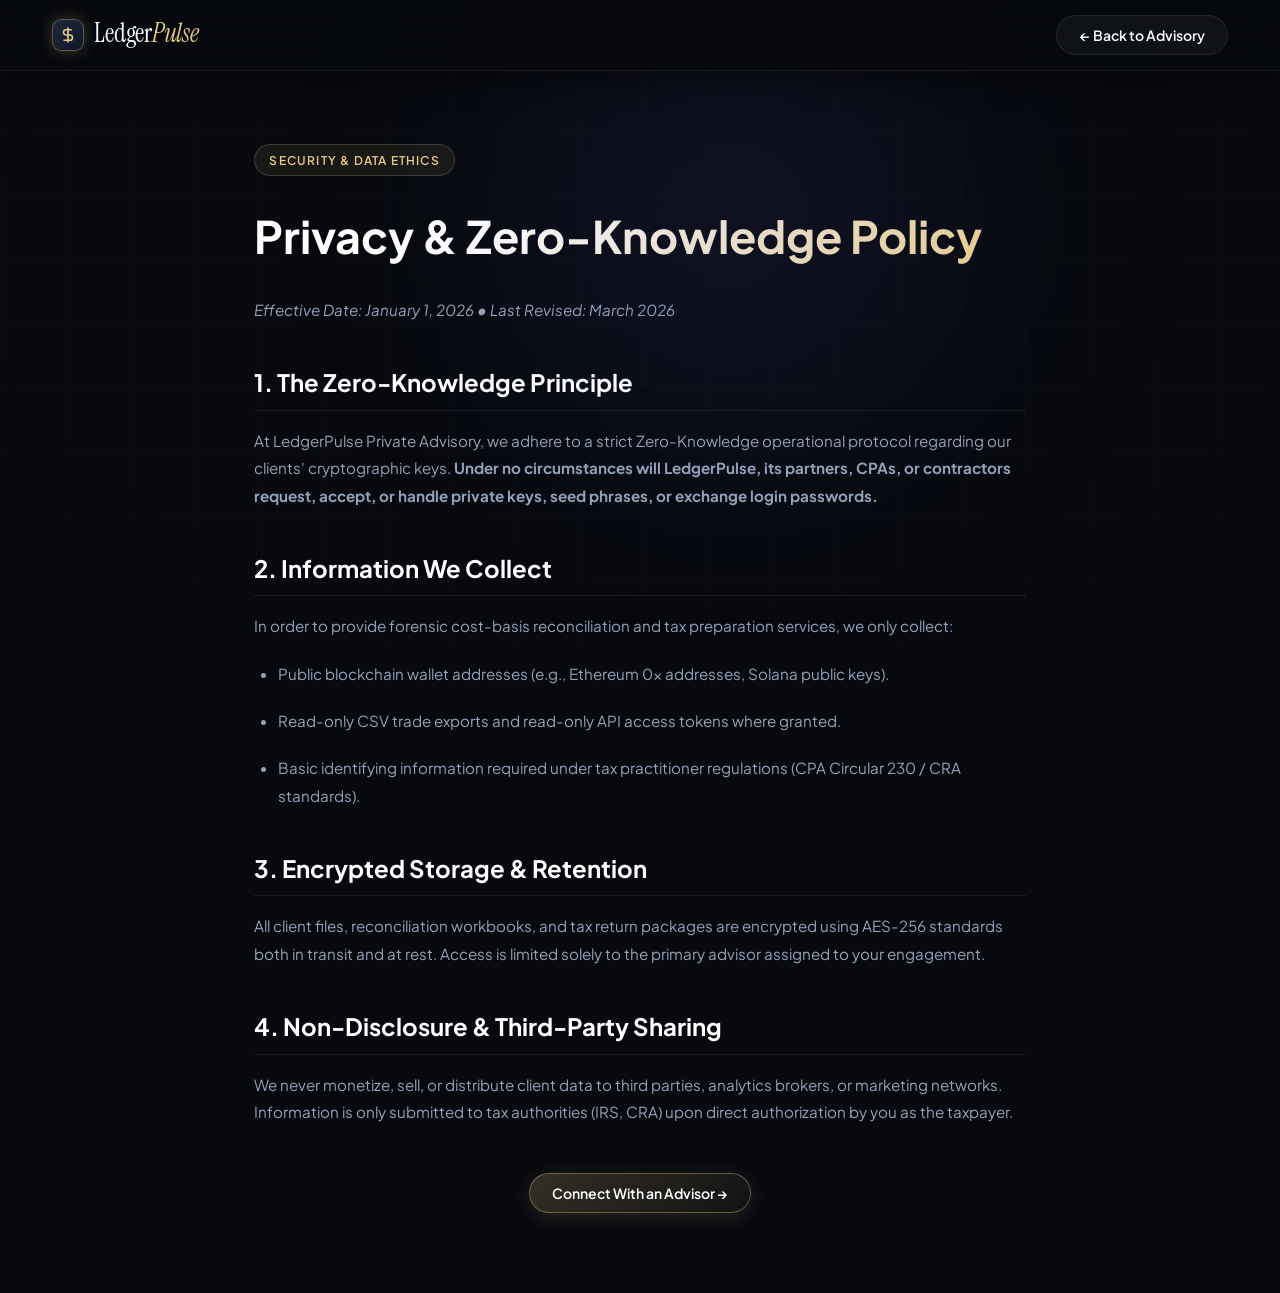
<file: privacy.html>
<!DOCTYPE html>
<html lang="en">
<head>
  <meta charset="UTF-8">
  <meta name="viewport" content="width=device-width, initial-scale=1.0">
  <title>Privacy & Zero-Knowledge Policy | LedgerPulse Advisory</title>
  <meta name="description" content="Privacy and data protection protocols for LedgerPulse Private Digital Asset Tax Advisory.">
  <link rel="icon" href="data:image/svg+xml,<svg xmlns='http://www.w3.org/2000/svg' viewBox='0 0 100 100'><rect width='100' height='100' rx='22' fill='%230b0f19'/><path d='M30 70 L50 25 L70 70 Z' fill='none' stroke='%23e6ca85' stroke-width='8'/><circle cx='50' cy='52' r='8' fill='%2338bdf8'/></svg>" type="image/svg+xml">
  <link rel="stylesheet" href="css/styles.css">
  <style>
    .legal-content {
      max-width: 820px;
      margin: 0 auto;
      padding: 9rem 1.5rem 5rem;
    }
    .legal-content h1 {
      font-size: 2.8rem;
      margin-bottom: 1.5rem;
    }
    .legal-content h2 {
      font-size: 1.5rem;
      color: var(--text-highlight);
      margin: 2.5rem 0 1rem;
      border-bottom: 1px solid var(--border-subtle);
      padding-bottom: 0.5rem;
    }
    .legal-content p, .legal-content li {
      color: var(--text-muted);
      line-height: 1.8;
      font-size: 0.95rem;
      margin-bottom: 1.25rem;
    }
    .legal-content ul {
      padding-left: 1.5rem;
      margin-bottom: 1.5rem;
    }
  </style>
</head>
<body>
  <div class="ambient-bg" aria-hidden="true">
    <div class="ambient-glow-1"></div>
    <div class="grid-overlay"></div>
  </div>

  <header class="navbar scrolled">
    <div class="container nav-container">
      <a href="index.html" class="brand-logo">
        <div class="brand-symbol">
          <svg width="18" height="18" viewBox="0 0 24 24" fill="none" stroke="currentColor" stroke-width="2.2"><path d="M12 2v20M17 5H9.5a3.5 3.5 0 0 0 0 7h5a3.5 3.5 0 0 1 0 7H6"></path></svg>
        </div>
        <span>Ledger<span class="accent">Pulse</span></span>
      </a>
      <a href="index.html" class="btn btn-secondary">&larr; Back to Advisory</a>
    </div>
  </header>

  <main class="legal-content">
    <div class="badge-tag">Security &amp; Data Ethics</div>
    <h1 class="gradient-text-gold">Privacy &amp; Zero-Knowledge Policy</h1>
    <p><em>Effective Date: January 1, 2026 &bull; Last Revised: March 2026</em></p>

    <h2>1. The Zero-Knowledge Principle</h2>
    <p>
      At LedgerPulse Private Advisory, we adhere to a strict Zero-Knowledge operational protocol regarding our clients' cryptographic keys. 
      <strong>Under no circumstances will LedgerPulse, its partners, CPAs, or contractors request, accept, or handle private keys, seed phrases, or exchange login passwords.</strong>
    </p>

    <h2>2. Information We Collect</h2>
    <p>In order to provide forensic cost-basis reconciliation and tax preparation services, we only collect:</p>
    <ul>
      <li>Public blockchain wallet addresses (e.g., Ethereum 0x addresses, Solana public keys).</li>
      <li>Read-only CSV trade exports and read-only API access tokens where granted.</li>
      <li>Basic identifying information required under tax practitioner regulations (CPA Circular 230 / CRA standards).</li>
    </ul>

    <h2>3. Encrypted Storage & Retention</h2>
    <p>
      All client files, reconciliation workbooks, and tax return packages are encrypted using AES-256 standards both in transit and at rest. Access is limited solely to the primary advisor assigned to your engagement.
    </p>

    <h2>4. Non-Disclosure & Third-Party Sharing</h2>
    <p>
      We never monetize, sell, or distribute client data to third parties, analytics brokers, or marketing networks. Information is only submitted to tax authorities (IRS, CRA) upon direct authorization by you as the taxpayer.
    </p>

    <div style="margin-top: 3rem; text-align: center;">
      <a href="index.html#consultation" class="btn btn-primary">Connect With an Advisor &rarr;</a>
    </div>
  </main>
</body>
</html>
</file>
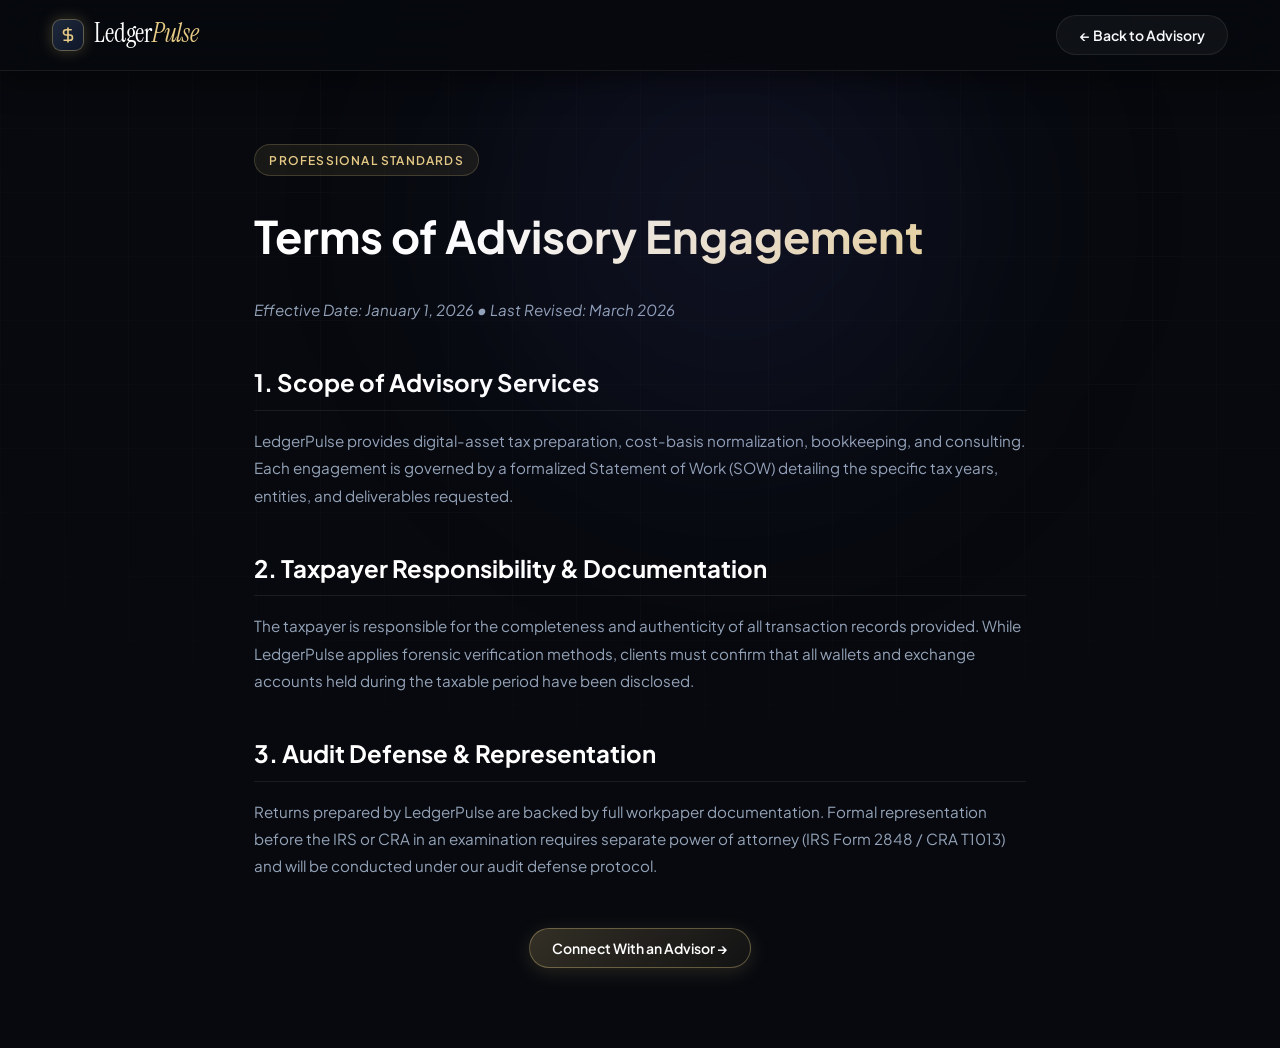
<file: terms.html>
<!DOCTYPE html>
<html lang="en">
<head>
  <meta charset="UTF-8">
  <meta name="viewport" content="width=device-width, initial-scale=1.0">
  <title>Terms of Engagement | LedgerPulse Advisory</title>
  <meta name="description" content="Terms of engagement and professional standards for LedgerPulse Digital Asset Tax Advisory.">
  <link rel="icon" href="data:image/svg+xml,<svg xmlns='http://www.w3.org/2000/svg' viewBox='0 0 100 100'><rect width='100' height='100' rx='22' fill='%230b0f19'/><path d='M30 70 L50 25 L70 70 Z' fill='none' stroke='%23e6ca85' stroke-width='8'/><circle cx='50' cy='52' r='8' fill='%2338bdf8'/></svg>" type="image/svg+xml">
  <link rel="stylesheet" href="css/styles.css">
  <style>
    .legal-content {
      max-width: 820px;
      margin: 0 auto;
      padding: 9rem 1.5rem 5rem;
    }
    .legal-content h1 {
      font-size: 2.8rem;
      margin-bottom: 1.5rem;
    }
    .legal-content h2 {
      font-size: 1.5rem;
      color: var(--text-highlight);
      margin: 2.5rem 0 1rem;
      border-bottom: 1px solid var(--border-subtle);
      padding-bottom: 0.5rem;
    }
    .legal-content p, .legal-content li {
      color: var(--text-muted);
      line-height: 1.8;
      font-size: 0.95rem;
      margin-bottom: 1.25rem;
    }
  </style>
</head>
<body>
  <div class="ambient-bg" aria-hidden="true">
    <div class="ambient-glow-1"></div>
    <div class="grid-overlay"></div>
  </div>

  <header class="navbar scrolled">
    <div class="container nav-container">
      <a href="index.html" class="brand-logo">
        <div class="brand-symbol">
          <svg width="18" height="18" viewBox="0 0 24 24" fill="none" stroke="currentColor" stroke-width="2.2"><path d="M12 2v20M17 5H9.5a3.5 3.5 0 0 0 0 7h5a3.5 3.5 0 0 1 0 7H6"></path></svg>
        </div>
        <span>Ledger<span class="accent">Pulse</span></span>
      </a>
      <a href="index.html" class="btn btn-secondary">&larr; Back to Advisory</a>
    </div>
  </header>

  <main class="legal-content">
    <div class="badge-tag">Professional Standards</div>
    <h1 class="gradient-text-gold">Terms of Advisory Engagement</h1>
    <p><em>Effective Date: January 1, 2026 &bull; Last Revised: March 2026</em></p>

    <h2>1. Scope of Advisory Services</h2>
    <p>
      LedgerPulse provides digital-asset tax preparation, cost-basis normalization, bookkeeping, and consulting. Each engagement is governed by a formalized Statement of Work (SOW) detailing the specific tax years, entities, and deliverables requested.
    </p>

    <h2>2. Taxpayer Responsibility & Documentation</h2>
    <p>
      The taxpayer is responsible for the completeness and authenticity of all transaction records provided. While LedgerPulse applies forensic verification methods, clients must confirm that all wallets and exchange accounts held during the taxable period have been disclosed.
    </p>

    <h2>3. Audit Defense & Representation</h2>
    <p>
      Returns prepared by LedgerPulse are backed by full workpaper documentation. Formal representation before the IRS or CRA in an examination requires separate power of attorney (IRS Form 2848 / CRA T1013) and will be conducted under our audit defense protocol.
    </p>

    <div style="margin-top: 3rem; text-align: center;">
      <a href="index.html#consultation" class="btn btn-primary">Connect With an Advisor &rarr;</a>
    </div>
  </main>
</body>
</html>
</file>
<file: css/styles.css>
/* ==========================================================================
   LEDGERPULSE PRIVATE ADVISORY - DESIGN SYSTEM & STYLESHEET
   Boutique Digital Asset Tax, Accounting & Audit Defence
   ========================================================================== */

@import url('https://fonts.googleapis.com/css2?family=Instrument+Serif:ital@0;1&family=Plus+Jakarta+Sans:wght@300;400;500;600;700;800&family=JetBrains+Mono:wght@400;500;600&display=swap');

:root {
  /* Color Palette - Deep Obsidian & Radiant Financial Luminescence */
  --bg-primary: #07090e;
  --bg-secondary: #0b0f19;
  --bg-tertiary: #101626;
  --bg-card: rgba(16, 22, 36, 0.7);
  --bg-card-hover: rgba(24, 33, 54, 0.85);
  --bg-card-solid: #121829;
  
  --text-main: #f8fafc;
  --text-muted: #94a3b8;
  --text-dim: #64748b;
  --text-highlight: #ffffff;

  --accent-gold: #e6ca85;
  --accent-gold-glow: rgba(230, 202, 133, 0.25);
  --accent-cyan: #38bdf8;
  --accent-cyan-glow: rgba(56, 189, 248, 0.2);
  --accent-emerald: #10b981;
  --accent-emerald-glow: rgba(16, 185, 129, 0.2);
  --accent-indigo: #6366f1;
  --accent-indigo-glow: rgba(99, 102, 241, 0.25);

  --border-subtle: rgba(255, 255, 255, 0.08);
  --border-medium: rgba(255, 255, 255, 0.14);
  --border-active: rgba(230, 202, 133, 0.4);

  --font-serif: 'Instrument Serif', Georgia, serif;
  --font-sans: 'Plus Jakarta Sans', -apple-system, BlinkMacSystemFont, 'Segoe UI', Roboto, sans-serif;
  --font-mono: 'JetBrains Mono', monospace;

  --shadow-sm: 0 2px 8px rgba(0, 0, 0, 0.3);
  --shadow-md: 0 8px 24px rgba(0, 0, 0, 0.45);
  --shadow-lg: 0 20px 50px rgba(0, 0, 0, 0.6);
  --shadow-glow: 0 0 40px rgba(99, 102, 241, 0.15);

  --radius-sm: 8px;
  --radius-md: 14px;
  --radius-lg: 20px;
  --radius-xl: 28px;
  --radius-full: 9999px;

  --transition-fast: 0.2s cubic-bezier(0.16, 1, 0.3, 1);
  --transition-normal: 0.35s cubic-bezier(0.16, 1, 0.3, 1);
  --transition-smooth: 0.5s cubic-bezier(0.16, 1, 0.3, 1);
}

/* Base Resets */
*, *::before, *::after {
  box-sizing: border-box;
  margin: 0;
  padding: 0;
}

html {
  scroll-behavior: smooth;
  font-size: 16px;
  color-scheme: dark;
}

body {
  font-family: var(--font-sans);
  background-color: var(--bg-primary);
  color: var(--text-main);
  line-height: 1.6;
  -webkit-font-smoothing: antialiased;
  -moz-osx-font-smoothing: grayscale;
  overflow-x: hidden;
  position: relative;
}

/* Background Atmospheric Ambience */
.ambient-bg {
  position: fixed;
  inset: 0;
  pointer-events: none;
  z-index: 0;
  overflow: hidden;
}

.ambient-glow-1 {
  position: absolute;
  top: -15%;
  left: 30%;
  width: 700px;
  height: 700px;
  border-radius: 50%;
  background: radial-gradient(circle, rgba(99, 102, 241, 0.12) 0%, rgba(99, 102, 241, 0) 70%);
  filter: blur(100px);
  animation: floatOrb 22s ease-in-out infinite alternate;
}

.ambient-glow-2 {
  position: absolute;
  top: 35%;
  right: -10%;
  width: 600px;
  height: 600px;
  border-radius: 50%;
  background: radial-gradient(circle, rgba(56, 189, 248, 0.09) 0%, rgba(56, 189, 248, 0) 70%);
  filter: blur(110px);
  animation: floatOrb 18s ease-in-out infinite alternate-reverse;
}

.ambient-glow-3 {
  position: absolute;
  bottom: 10%;
  left: -5%;
  width: 650px;
  height: 650px;
  border-radius: 50%;
  background: radial-gradient(circle, rgba(230, 202, 133, 0.08) 0%, rgba(230, 202, 133, 0) 70%);
  filter: blur(120px);
  animation: floatOrb 26s ease-in-out infinite alternate;
}

.grid-overlay {
  position: absolute;
  inset: 0;
  background-image: 
    linear-gradient(to right, rgba(255, 255, 255, 0.015) 1px, transparent 1px),
    linear-gradient(to bottom, rgba(255, 255, 255, 0.015) 1px, transparent 1px);
  background-size: 64px 64px;
  mask-image: radial-gradient(ellipse 80% 60% at 50% 30%, #000 60%, transparent 100%);
  pointer-events: none;
}

@keyframes floatOrb {
  0% { transform: translate(0, 0) scale(1); }
  50% { transform: translate(40px, 60px) scale(1.08); }
  100% { transform: translate(-30px, 30px) scale(0.95); }
}

/* Typography Helpers */
.font-serif {
  font-family: var(--font-serif);
}

.font-mono {
  font-family: var(--font-mono);
}

.text-gold {
  color: var(--accent-gold);
}

.text-cyan {
  color: var(--accent-cyan);
}

.text-emerald {
  color: var(--accent-emerald);
}

.gradient-text-gold {
  background: linear-gradient(135deg, #ffffff 30%, var(--accent-gold) 100%);
  -webkit-background-clip: text;
  -webkit-text-fill-color: transparent;
}

.gradient-text-cyan {
  background: linear-gradient(135deg, #ffffff 20%, #38bdf8 70%, #6366f1 100%);
  -webkit-background-clip: text;
  -webkit-text-fill-color: transparent;
}

/* Layout Containers */
.site-wrapper {
  position: relative;
  z-index: 1;
}

.container {
  width: 100%;
  max-width: 1240px;
  margin-left: auto;
  margin-right: auto;
  padding-left: 1.5rem;
  padding-right: 1.5rem;
}

@media (min-width: 768px) {
  .container {
    padding-left: 2rem;
    padding-right: 2rem;
  }
}

/* Navigation Header */
.navbar {
  position: fixed;
  top: 0;
  left: 0;
  right: 0;
  z-index: 50;
  transition: all var(--transition-normal);
  padding: 1.25rem 0;
  background: transparent;
}

.navbar.scrolled {
  background: rgba(7, 9, 14, 0.85);
  backdrop-filter: blur(20px);
  -webkit-backdrop-filter: blur(20px);
  border-bottom: 1px solid var(--border-subtle);
  padding: 0.9rem 0;
  box-shadow: 0 8px 30px rgba(0, 0, 0, 0.5);
}

.nav-container {
  display: flex;
  align-items: center;
  justify-content: space-between;
}

.brand-logo {
  display: flex;
  align-items: center;
  gap: 0.65rem;
  text-decoration: none;
  color: var(--text-highlight);
  font-family: var(--font-serif);
  font-size: 1.6rem;
  letter-spacing: -0.01em;
  font-weight: 500;
}

.brand-symbol {
  width: 32px;
  height: 32px;
  border-radius: 9px;
  background: linear-gradient(135deg, #1e293b, #0f172a);
  border: 1px solid rgba(230, 202, 133, 0.35);
  display: flex;
  align-items: center;
  justify-content: center;
  color: var(--accent-gold);
  box-shadow: 0 0 15px var(--accent-gold-glow);
}

.brand-logo span.accent {
  color: var(--accent-gold);
  font-style: italic;
  font-family: var(--font-serif);
}

.nav-links {
  display: none;
  align-items: center;
  gap: 2rem;
  list-style: none;
}

@media (min-width: 992px) {
  .nav-links {
    display: flex;
  }
}

.nav-link {
  text-decoration: none;
  color: var(--text-muted);
  font-size: 0.875rem;
  font-weight: 500;
  letter-spacing: 0.01em;
  transition: color var(--transition-fast);
  position: relative;
  padding: 0.5rem 0;
}

.nav-link:hover, .nav-link.active {
  color: var(--text-highlight);
}

.nav-link::after {
  content: '';
  position: absolute;
  bottom: 0;
  left: 0;
  width: 0;
  height: 2px;
  background: var(--accent-gold);
  transition: width var(--transition-fast);
}

.nav-link:hover::after, .nav-link.active::after {
  width: 100%;
}

.nav-actions {
  display: flex;
  align-items: center;
  gap: 1rem;
}

.btn {
  display: inline-flex;
  align-items: center;
  justify-content: center;
  gap: 0.5rem;
  font-family: var(--font-sans);
  font-size: 0.875rem;
  font-weight: 600;
  line-height: 1;
  padding: 0.75rem 1.4rem;
  border-radius: var(--radius-full);
  text-decoration: none;
  cursor: pointer;
  transition: all var(--transition-fast);
  border: 1px solid transparent;
  outline: none;
  white-space: nowrap;
}

.btn-primary {
  background: linear-gradient(135deg, rgba(230, 202, 133, 0.2) 0%, rgba(230, 202, 133, 0.05) 100%);
  border-color: rgba(230, 202, 133, 0.35);
  color: #fff;
  box-shadow: 0 4px 20px rgba(230, 202, 133, 0.15);
}

.btn-primary:hover {
  background: linear-gradient(135deg, rgba(230, 202, 133, 0.35) 0%, rgba(230, 202, 133, 0.15) 100%);
  border-color: rgba(230, 202, 133, 0.6);
  transform: translateY(-2px);
  box-shadow: 0 8px 30px rgba(230, 202, 133, 0.3);
  color: #fff;
}

.btn-secondary {
  background: rgba(255, 255, 255, 0.04);
  border-color: var(--border-subtle);
  color: var(--text-main);
}

.btn-secondary:hover {
  background: rgba(255, 255, 255, 0.08);
  border-color: var(--border-medium);
  transform: translateY(-2px);
  color: #fff;
}

.btn-glow {
  background: linear-gradient(135deg, #4f46e5 0%, #3b82f6 100%);
  color: #fff;
  border: 1px solid rgba(255, 255, 255, 0.15);
  box-shadow: 0 4px 25px rgba(79, 70, 229, 0.4);
}

.btn-glow:hover {
  transform: translateY(-2px);
  box-shadow: 0 8px 35px rgba(79, 70, 229, 0.6);
}

.mobile-menu-btn {
  display: flex;
  align-items: center;
  justify-content: center;
  width: 42px;
  height: 42px;
  border-radius: var(--radius-md);
  background: rgba(255, 255, 255, 0.05);
  border: 1px solid var(--border-subtle);
  color: var(--text-main);
  cursor: pointer;
  outline: none;
}

@media (min-width: 992px) {
  .mobile-menu-btn {
    display: none;
  }
}

/* Mobile Nav Drawer */
.mobile-nav {
  position: fixed;
  inset: 0;
  background: rgba(7, 9, 14, 0.95);
  backdrop-filter: blur(25px);
  z-index: 99;
  display: flex;
  flex-direction: column;
  padding: 6rem 2rem 3rem;
  opacity: 0;
  pointer-events: none;
  transition: opacity var(--transition-normal);
}

.mobile-nav.open {
  opacity: 1;
  pointer-events: auto;
}

.mobile-nav-links {
  display: flex;
  flex-direction: column;
  gap: 1.5rem;
  list-style: none;
}

.mobile-nav-link {
  font-family: var(--font-serif);
  font-size: 2rem;
  text-decoration: none;
  color: var(--text-main);
  transition: color var(--transition-fast);
}

.mobile-nav-link:hover {
  color: var(--accent-gold);
}

.mobile-nav-close {
  position: absolute;
  top: 1.5rem;
  right: 1.5rem;
  width: 44px;
  height: 44px;
  background: rgba(255, 255, 255, 0.05);
  border: 1px solid var(--border-subtle);
  border-radius: 50%;
  color: var(--text-main);
  font-size: 1.5rem;
  display: flex;
  align-items: center;
  justify-content: center;
  cursor: pointer;
}

/* ==========================================================================
   HERO SECTION
   ========================================================================== */
.hero-section {
  position: relative;
  min-height: 100vh;
  display: flex;
  align-items: center;
  padding-top: 8rem;
  padding-bottom: 5rem;
  overflow: hidden;
}

.hero-grid {
  display: grid;
  grid-template-columns: 1fr;
  gap: 3.5rem;
  align-items: center;
}

@media (min-width: 992px) {
  .hero-grid {
    grid-template-columns: 1.15fr 0.85fr;
    gap: 4rem;
  }
}

.badge-tag {
  display: inline-flex;
  align-items: center;
  gap: 0.6rem;
  padding: 0.35rem 0.9rem;
  border-radius: var(--radius-full);
  background: rgba(230, 202, 133, 0.08);
  border: 1px solid rgba(230, 202, 133, 0.2);
  color: var(--accent-gold);
  font-size: 0.75rem;
  font-weight: 600;
  letter-spacing: 0.1em;
  text-transform: uppercase;
  margin-bottom: 1.5rem;
}

.pulse-dot {
  width: 7px;
  height: 7px;
  border-radius: 50%;
  background-color: var(--accent-emerald);
  box-shadow: 0 0 10px var(--accent-emerald);
  animation: radarPulse 2s infinite;
}

@keyframes radarPulse {
  0% { transform: scale(0.9); opacity: 0.7; }
  50% { transform: scale(1.3); opacity: 1; }
  100% { transform: scale(0.9); opacity: 0.7; }
}

.hero-title {
  font-size: clamp(2.6rem, 5.2vw, 4.4rem);
  line-height: 1.08;
  letter-spacing: -0.025em;
  font-weight: 700;
  margin-bottom: 1.5rem;
}

.hero-title span.serif-light {
  font-family: var(--font-serif);
  font-weight: 400;
  font-style: italic;
  display: block;
}

.hero-desc {
  font-size: clamp(1rem, 1.25vw, 1.2rem);
  line-height: 1.7;
  color: var(--text-muted);
  max-width: 580px;
  margin-bottom: 2.25rem;
}

.hero-cta-group {
  display: flex;
  flex-wrap: wrap;
  gap: 1rem;
  margin-bottom: 2.75rem;
}

.hero-proof-bar {
  display: flex;
  flex-wrap: wrap;
  align-items: center;
  gap: 1.5rem;
  font-size: 0.8rem;
  color: var(--text-dim);
  border-top: 1px solid var(--border-subtle);
  padding-top: 1.5rem;
}

.proof-item {
  display: flex;
  align-items: center;
  gap: 0.45rem;
}

.proof-item svg {
  color: var(--accent-gold);
  width: 14px;
  height: 14px;
}

.proof-divider {
  width: 1px;
  height: 12px;
  background: var(--border-subtle);
  display: none;
}

@media (min-width: 640px) {
  .proof-divider {
    display: block;
  }
}

/* Hero Bespoke Interactive Visualization - The Reconciled Ledger Engine */
.hero-visual-container {
  position: relative;
  width: 100%;
}

.ledger-monitor-card {
  position: relative;
  background: linear-gradient(165deg, rgba(20, 27, 44, 0.85) 0%, rgba(10, 14, 24, 0.95) 100%);
  border: 1px solid var(--border-medium);
  border-radius: var(--radius-xl);
  padding: 1.75rem;
  box-shadow: 0 25px 60px rgba(0, 0, 0, 0.6), 0 0 40px rgba(99, 102, 241, 0.1);
  backdrop-filter: blur(20px);
  -webkit-backdrop-filter: blur(20px);
}

.monitor-header {
  display: flex;
  align-items: center;
  justify-content: space-between;
  border-bottom: 1px solid var(--border-subtle);
  padding-bottom: 1rem;
  margin-bottom: 1.25rem;
}

.monitor-header-left {
  display: flex;
  align-items: center;
  gap: 0.75rem;
}

.window-pills {
  display: flex;
  gap: 6px;
}

.window-pill {
  width: 9px;
  height: 9px;
  border-radius: 50%;
}
.pill-red { background: #ef4444; }
.pill-yellow { background: #eab308; }
.pill-green { background: #22c55e; }

.monitor-title {
  font-family: var(--font-mono);
  font-size: 0.75rem;
  color: var(--text-muted);
  text-transform: uppercase;
  letter-spacing: 0.05em;
}

.monitor-status {
  display: inline-flex;
  align-items: center;
  gap: 0.4rem;
  font-family: var(--font-mono);
  font-size: 0.7rem;
  color: var(--accent-emerald);
  background: rgba(16, 185, 129, 0.1);
  padding: 0.2rem 0.6rem;
  border-radius: var(--radius-full);
  border: 1px solid rgba(16, 185, 129, 0.3);
}

/* Reconciliation Flow Graph */
.ledger-nodes-flow {
  display: flex;
  flex-direction: column;
  gap: 0.85rem;
  margin-bottom: 1.5rem;
}

.ledger-node {
  background: rgba(255, 255, 255, 0.03);
  border: 1px solid var(--border-subtle);
  border-radius: var(--radius-md);
  padding: 0.85rem 1rem;
  display: flex;
  align-items: center;
  justify-content: space-between;
  transition: all var(--transition-fast);
}

.ledger-node:hover {
  background: rgba(255, 255, 255, 0.06);
  border-color: rgba(230, 202, 133, 0.3);
  transform: translateX(4px);
}

.node-left {
  display: flex;
  align-items: center;
  gap: 0.75rem;
}

.node-icon-box {
  width: 34px;
  height: 34px;
  border-radius: 8px;
  display: flex;
  align-items: center;
  justify-content: center;
  font-size: 0.9rem;
}
.icon-eth { background: rgba(99, 102, 241, 0.15); color: #818cf8; }
.icon-sol { background: rgba(20, 241, 149, 0.15); color: #14f195; }
.icon-cex { background: rgba(245, 158, 11, 0.15); color: #fbbf24; }
.icon-defi { background: rgba(56, 189, 248, 0.15); color: #38bdf8; }

.node-info h4 {
  font-size: 0.825rem;
  font-weight: 600;
  color: var(--text-highlight);
}

.node-info p {
  font-size: 0.7rem;
  font-family: var(--font-mono);
  color: var(--text-dim);
}

.node-right {
  text-align: right;
}

.node-right .value {
  font-size: 0.8rem;
  font-weight: 600;
  font-family: var(--font-mono);
  color: var(--text-main);
}

.node-right .badge-reconciled {
  font-size: 0.65rem;
  font-family: var(--font-mono);
  color: var(--accent-emerald);
  display: flex;
  align-items: center;
  justify-content: flex-end;
  gap: 3px;
}

.node-right .badge-reconciled svg {
  width: 10px;
  height: 10px;
}

/* Metric summary card inside monitor */
.monitor-summary-row {
  display: grid;
  grid-template-columns: repeat(3, 1fr);
  gap: 0.75rem;
  padding-top: 1rem;
  border-top: 1px solid var(--border-subtle);
}

.summary-stat {
  background: rgba(0, 0, 0, 0.3);
  padding: 0.75rem;
  border-radius: var(--radius-sm);
  border: 1px solid var(--border-subtle);
}

.summary-stat .label {
  font-size: 0.65rem;
  text-transform: uppercase;
  color: var(--text-dim);
  font-family: var(--font-mono);
}

.summary-stat .number {
  font-size: 1.05rem;
  font-weight: 700;
  color: var(--text-highlight);
  font-family: var(--font-mono);
  margin-top: 0.2rem;
}

.floating-badge-decor {
  position: absolute;
  bottom: -20px;
  right: -15px;
  background: rgba(15, 23, 42, 0.95);
  border: 1px solid rgba(230, 202, 133, 0.4);
  box-shadow: 0 10px 30px rgba(0, 0, 0, 0.6);
  backdrop-filter: blur(12px);
  padding: 0.65rem 1rem;
  border-radius: var(--radius-md);
  display: flex;
  align-items: center;
  gap: 0.6rem;
  font-size: 0.75rem;
  font-weight: 600;
  color: var(--accent-gold);
}

/* ==========================================================================
   PARTNER / VENUES COMPATIBILITY TICKER
   ========================================================================== */
.ticker-section {
  padding: 2.5rem 0;
  border-top: 1px solid var(--border-subtle);
  border-bottom: 1px solid var(--border-subtle);
  background: rgba(11, 15, 25, 0.6);
  position: relative;
  overflow: hidden;
}

.ticker-heading {
  text-align: center;
  font-size: 0.75rem;
  text-transform: uppercase;
  letter-spacing: 0.16em;
  color: var(--text-dim);
  margin-bottom: 1.75rem;
  font-weight: 600;
}

.ticker-carousel {
  display: flex;
  width: 100%;
  overflow: hidden;
  user-select: none;
  mask-image: linear-gradient(to right, transparent, black 15%, black 85%, transparent);
}

.ticker-track {
  display: flex;
  gap: 2.5rem;
  animation: scrollTicker 32s linear infinite;
  white-space: nowrap;
}

@keyframes scrollTicker {
  0% { transform: translateX(0); }
  100% { transform: translateX(-50%); }
}

.ticker-item {
  display: inline-flex;
  align-items: center;
  gap: 0.65rem;
  font-size: 0.9rem;
  font-weight: 600;
  color: var(--text-muted);
  background: rgba(255, 255, 255, 0.02);
  padding: 0.5rem 1.25rem;
  border-radius: var(--radius-full);
  border: 1px solid var(--border-subtle);
  transition: all var(--transition-fast);
}

.ticker-item:hover {
  color: var(--text-highlight);
  border-color: rgba(255, 255, 255, 0.2);
  background: rgba(255, 255, 255, 0.05);
}

.ticker-icon {
  width: 18px;
  height: 18px;
  opacity: 0.8;
}

/* ==========================================================================
   THE COMPLEXITY LANDSCAPE SECTION
   ========================================================================== */
.section-padding {
  padding: 6.5rem 0;
}

@media (min-width: 768px) {
  .section-padding {
    padding: 8.5rem 0;
  }
}

.section-label {
  font-size: 0.75rem;
  text-transform: uppercase;
  letter-spacing: 0.18em;
  color: var(--accent-gold);
  font-weight: 600;
  margin-bottom: 0.85rem;
  display: flex;
  align-items: center;
  gap: 0.5rem;
}

.section-title {
  font-size: clamp(2rem, 3.8vw, 3.2rem);
  line-height: 1.15;
  letter-spacing: -0.02em;
  font-weight: 700;
  margin-bottom: 1.25rem;
}

.section-subtitle {
  font-size: 1.05rem;
  line-height: 1.7;
  color: var(--text-muted);
  max-width: 640px;
}

.landscape-grid {
  display: grid;
  grid-template-columns: 1fr;
  gap: 3.5rem;
  align-items: center;
  margin-top: 3.5rem;
}

@media (min-width: 992px) {
  .landscape-grid {
    grid-template-columns: 1fr 1fr;
    gap: 4.5rem;
  }
}

.landscape-quote-box {
  position: relative;
  border-left: 2px solid var(--accent-gold);
  padding-left: 2rem;
}

.landscape-quote {
  font-family: var(--font-serif);
  font-size: clamp(1.6rem, 2.8vw, 2.2rem);
  line-height: 1.3;
  color: var(--text-highlight);
  font-style: italic;
  margin-bottom: 1.5rem;
}

.feature-cards-stack {
  display: flex;
  flex-direction: column;
  gap: 1.25rem;
}

.feature-strip {
  background: var(--bg-card);
  border: 1px solid var(--border-subtle);
  border-radius: var(--radius-lg);
  padding: 1.5rem;
  display: flex;
  gap: 1.25rem;
  transition: all var(--transition-normal);
}

.feature-strip:hover {
  background: var(--bg-card-hover);
  border-color: var(--border-medium);
  transform: translateY(-3px);
  box-shadow: 0 12px 30px rgba(0, 0, 0, 0.4);
}

.strip-icon {
  width: 44px;
  height: 44px;
  border-radius: var(--radius-md);
  background: rgba(255, 255, 255, 0.04);
  border: 1px solid var(--border-subtle);
  display: flex;
  align-items: center;
  justify-content: center;
  color: var(--accent-gold);
  flex-shrink: 0;
}

.strip-content h3 {
  font-size: 1.05rem;
  font-weight: 600;
  color: var(--text-highlight);
  margin-bottom: 0.35rem;
}

.strip-content p {
  font-size: 0.875rem;
  color: var(--text-muted);
  line-height: 1.6;
}

/* ==========================================================================
   SERVICES GRID (6 Core Services with Detail Modals)
   ========================================================================== */
.services-header {
  text-align: center;
  max-width: 720px;
  margin: 0 auto 4rem;
}

.services-grid {
  display: grid;
  grid-template-columns: 1fr;
  gap: 1.5rem;
}

@media (min-width: 640px) {
  .services-grid {
    grid-template-columns: repeat(2, 1fr);
  }
}

@media (min-width: 1024px) {
  .services-grid {
    grid-template-columns: repeat(3, 1fr);
  }
}

.service-card {
  position: relative;
  background: var(--bg-card);
  border: 1px solid var(--border-subtle);
  border-radius: var(--radius-xl);
  padding: 2.25rem 1.75rem;
  display: flex;
  flex-direction: column;
  justify-content: space-between;
  overflow: hidden;
  transition: all var(--transition-normal);
  backdrop-filter: blur(16px);
}

.service-card::before {
  content: '';
  position: absolute;
  top: 0;
  left: 0;
  right: 0;
  height: 2px;
  background: linear-gradient(90deg, transparent, rgba(230, 202, 133, 0.5), transparent);
  opacity: 0;
  transition: opacity var(--transition-normal);
}

.service-card:hover {
  background: var(--bg-card-hover);
  border-color: rgba(255, 255, 255, 0.2);
  transform: translateY(-6px);
  box-shadow: 0 20px 40px rgba(0, 0, 0, 0.6), 0 0 30px rgba(99, 102, 241, 0.15);
}

.service-card:hover::before {
  opacity: 1;
}

.service-top {
  display: flex;
  align-items: center;
  justify-content: space-between;
  margin-bottom: 2rem;
}

.service-num {
  font-family: var(--font-serif);
  font-size: 2.2rem;
  color: rgba(255, 255, 255, 0.15);
  line-height: 1;
  transition: color var(--transition-fast);
}

.service-card:hover .service-num {
  color: var(--accent-gold);
}

.service-icon-wrap {
  width: 48px;
  height: 48px;
  border-radius: var(--radius-md);
  background: rgba(255, 255, 255, 0.03);
  border: 1px solid var(--border-subtle);
  display: flex;
  align-items: center;
  justify-content: center;
  color: var(--accent-cyan);
  transition: all var(--transition-fast);
}

.service-card:hover .service-icon-wrap {
  background: rgba(56, 189, 248, 0.12);
  border-color: rgba(56, 189, 248, 0.4);
  color: #fff;
  transform: scale(1.08);
}

.service-title {
  font-size: 1.25rem;
  font-weight: 600;
  color: var(--text-highlight);
  margin-bottom: 0.75rem;
}

.service-desc {
  font-size: 0.9rem;
  color: var(--text-muted);
  line-height: 1.65;
  margin-bottom: 1.75rem;
}

.service-tags {
  display: flex;
  flex-wrap: wrap;
  gap: 0.5rem;
  margin-bottom: 1.5rem;
}

.service-tag {
  font-size: 0.7rem;
  font-family: var(--font-mono);
  background: rgba(255, 255, 255, 0.04);
  border: 1px solid var(--border-subtle);
  padding: 0.25rem 0.6rem;
  border-radius: var(--radius-sm);
  color: var(--text-dim);
}

.service-action-link {
  display: inline-flex;
  align-items: center;
  gap: 0.4rem;
  font-size: 0.8rem;
  font-weight: 600;
  color: var(--accent-gold);
  text-decoration: none;
  transition: gap var(--transition-fast);
}

.service-action-link:hover {
  gap: 0.7rem;
}

/* ==========================================================================
   INTERACTIVE TAX ESTIMATOR TOOL
   ========================================================================== */
.calculator-section {
  background: linear-gradient(180deg, rgba(11, 15, 25, 0.8) 0%, rgba(7, 9, 14, 0.95) 100%);
  border-top: 1px solid var(--border-subtle);
  border-bottom: 1px solid var(--border-subtle);
  position: relative;
}

.calculator-wrapper {
  background: var(--bg-card-solid);
  border: 1px solid var(--border-medium);
  border-radius: var(--radius-xl);
  padding: 2.5rem;
  box-shadow: var(--shadow-lg), 0 0 50px rgba(99, 102, 241, 0.1);
  display: grid;
  grid-template-columns: 1fr;
  gap: 3rem;
  margin-top: 3.5rem;
}

@media (min-width: 992px) {
  .calculator-wrapper {
    grid-template-columns: 1.1fr 0.9fr;
    padding: 3.5rem;
  }
}

.calc-inputs-col {
  display: flex;
  flex-direction: column;
  gap: 1.75rem;
}

.input-group {
  display: flex;
  flex-direction: column;
  gap: 0.5rem;
}

.input-label {
  font-size: 0.8rem;
  font-weight: 600;
  text-transform: uppercase;
  letter-spacing: 0.05em;
  color: var(--text-muted);
  display: flex;
  justify-content: space-between;
}

.input-value-badge {
  color: var(--accent-gold);
  font-family: var(--font-mono);
}

.pill-selector {
  display: grid;
  grid-template-columns: repeat(2, 1fr);
  gap: 0.5rem;
}

.pill-option {
  padding: 0.75rem;
  border-radius: var(--radius-md);
  background: rgba(255, 255, 255, 0.04);
  border: 1px solid var(--border-subtle);
  color: var(--text-muted);
  font-size: 0.85rem;
  font-weight: 600;
  text-align: center;
  cursor: pointer;
  transition: all var(--transition-fast);
}

.pill-option.active {
  background: rgba(230, 202, 133, 0.15);
  border-color: rgba(230, 202, 133, 0.5);
  color: #fff;
  box-shadow: 0 0 15px rgba(230, 202, 133, 0.2);
}

.range-slider {
  width: 100%;
  height: 6px;
  background: rgba(255, 255, 255, 0.1);
  border-radius: var(--radius-full);
  outline: none;
  -webkit-appearance: none;
  appearance: none;
}

.range-slider::-webkit-slider-thumb {
  -webkit-appearance: none;
  appearance: none;
  width: 20px;
  height: 20px;
  border-radius: 50%;
  background: var(--accent-gold);
  cursor: pointer;
  box-shadow: 0 0 10px rgba(230, 202, 133, 0.8);
}

.custom-select {
  width: 100%;
  background: rgba(255, 255, 255, 0.04);
  border: 1px solid var(--border-subtle);
  border-radius: var(--radius-md);
  padding: 0.85rem 1rem;
  color: var(--text-highlight);
  font-size: 0.9rem;
  outline: none;
  cursor: pointer;
}

.calc-results-col {
  background: linear-gradient(160deg, rgba(16, 22, 36, 0.9) 0%, rgba(9, 12, 20, 0.95) 100%);
  border: 1px solid rgba(230, 202, 133, 0.25);
  border-radius: var(--radius-lg);
  padding: 2rem;
  display: flex;
  flex-direction: column;
  justify-content: space-between;
}

.result-card-header {
  margin-bottom: 1.5rem;
  border-bottom: 1px solid var(--border-subtle);
  padding-bottom: 1rem;
}

.result-card-header h4 {
  font-size: 0.85rem;
  text-transform: uppercase;
  color: var(--text-dim);
  font-family: var(--font-mono);
}

.result-amount {
  font-size: clamp(2rem, 3.5vw, 2.75rem);
  font-weight: 800;
  font-family: var(--font-mono);
  color: var(--text-highlight);
  margin-top: 0.5rem;
}

.result-breakdown {
  display: flex;
  flex-direction: column;
  gap: 1rem;
  margin: 1.5rem 0;
}

.breakdown-row {
  display: flex;
  justify-content: space-between;
  align-items: center;
  font-size: 0.875rem;
  color: var(--text-muted);
}

.breakdown-row span.val {
  font-family: var(--font-mono);
  font-weight: 600;
  color: var(--text-highlight);
}

.harvest-highlight {
  background: rgba(16, 185, 129, 0.08);
  border: 1px solid rgba(16, 185, 129, 0.25);
  border-radius: var(--radius-md);
  padding: 1rem;
  display: flex;
  align-items: flex-start;
  gap: 0.75rem;
  margin-bottom: 1.5rem;
}

.harvest-highlight svg {
  color: var(--accent-emerald);
  flex-shrink: 0;
  margin-top: 2px;
}

.harvest-highlight p {
  font-size: 0.8rem;
  color: #a7f3d0;
  line-height: 1.5;
}

/* ==========================================================================
   WHO WE HELP (4 Persona Segments)
   ========================================================================== */
.personas-grid {
  display: grid;
  grid-template-columns: 1fr;
  gap: 1.5rem;
  margin-top: 3.5rem;
}

@media (min-width: 640px) {
  .personas-grid {
    grid-template-columns: repeat(2, 1fr);
  }
}

@media (min-width: 1024px) {
  .personas-grid {
    grid-template-columns: repeat(4, 1fr);
  }
}

.persona-card {
  background: var(--bg-card);
  border: 1px solid var(--border-subtle);
  border-radius: var(--radius-xl);
  padding: 2rem 1.5rem;
  transition: all var(--transition-normal);
  display: flex;
  flex-direction: column;
  justify-content: space-between;
}

.persona-card:hover {
  background: var(--bg-card-hover);
  border-color: rgba(255, 255, 255, 0.2);
  transform: translateY(-4px);
  box-shadow: 0 15px 35px rgba(0, 0, 0, 0.5);
}

.persona-badge {
  width: 40px;
  height: 40px;
  border-radius: 10px;
  background: rgba(255, 255, 255, 0.04);
  border: 1px solid var(--border-subtle);
  display: flex;
  align-items: center;
  justify-content: center;
  color: var(--accent-gold);
  margin-bottom: 1.5rem;
}

.persona-card h3 {
  font-size: 1.2rem;
  font-weight: 600;
  color: var(--text-highlight);
  margin-bottom: 0.75rem;
}

.persona-card p {
  font-size: 0.875rem;
  color: var(--text-muted);
  line-height: 1.6;
  margin-bottom: 1.5rem;
}

.persona-meta {
  font-family: var(--font-mono);
  font-size: 0.75rem;
  color: var(--text-dim);
  border-top: 1px solid var(--border-subtle);
  padding-top: 1rem;
}

/* ==========================================================================
   CROSS-BORDER & INTERNATIONAL SHOWCASE
   ========================================================================== */
.cross-border-box {
  position: relative;
  background: radial-gradient(120% 120% at 80% 20%, rgba(30, 41, 59, 0.5) 0%, rgba(11, 15, 25, 0.95) 100%);
  border: 1px solid var(--border-medium);
  border-radius: var(--radius-xl);
  padding: 3.5rem 2rem;
  overflow: hidden;
  margin: 2rem 0;
}

@media (min-width: 768px) {
  .cross-border-box {
    padding: 5rem 4rem;
  }
}

.cross-border-content {
  position: relative;
  z-index: 2;
  max-width: 650px;
}

.jurisdiction-badges {
  display: flex;
  flex-wrap: wrap;
  gap: 0.75rem;
  margin: 1.5rem 0 2rem;
}

.jurisdiction-chip {
  display: inline-flex;
  align-items: center;
  gap: 0.5rem;
  padding: 0.4rem 0.9rem;
  border-radius: var(--radius-full);
  background: rgba(255, 255, 255, 0.05);
  border: 1px solid var(--border-subtle);
  font-size: 0.8rem;
  font-weight: 500;
  color: var(--text-main);
}

.flag-dot {
  width: 8px;
  height: 8px;
  border-radius: 50%;
  background: var(--accent-gold);
}

/* ==========================================================================
   HOW IT WORKS (3 Step Process Timeline)
   ========================================================================== */
.timeline-grid {
  display: grid;
  grid-template-columns: 1fr;
  gap: 2.5rem;
  margin-top: 4rem;
  position: relative;
}

@media (min-width: 768px) {
  .timeline-grid {
    grid-template-columns: repeat(3, 1fr);
    gap: 3rem;
  }
}

.timeline-card {
  position: relative;
  background: var(--bg-card);
  border: 1px solid var(--border-subtle);
  border-radius: var(--radius-xl);
  padding: 2.25rem 1.75rem;
  transition: all var(--transition-normal);
}

.timeline-card:hover {
  background: var(--bg-card-hover);
  border-color: rgba(230, 202, 133, 0.3);
  transform: translateY(-5px);
}

.step-indicator {
  width: 48px;
  height: 48px;
  border-radius: 50%;
  background: rgba(230, 202, 133, 0.1);
  border: 1px solid rgba(230, 202, 133, 0.4);
  display: flex;
  align-items: center;
  justify-content: center;
  font-family: var(--font-serif);
  font-size: 1.4rem;
  color: var(--accent-gold);
  margin-bottom: 1.75rem;
}

.timeline-card h3 {
  font-size: 1.25rem;
  font-weight: 600;
  color: var(--text-highlight);
  margin-bottom: 0.75rem;
}

.timeline-card p {
  font-size: 0.9rem;
  color: var(--text-muted);
  line-height: 1.65;
}

/* ==========================================================================
   INTERACTIVE AUDIT-READINESS CHECKLIST
   ========================================================================== */
.audit-check-box {
  background: var(--bg-card-solid);
  border: 1px solid var(--border-medium);
  border-radius: var(--radius-xl);
  padding: 2.5rem;
  margin-top: 3.5rem;
}

.quiz-container {
  display: flex;
  flex-direction: column;
  gap: 1.25rem;
  margin-top: 2rem;
}

.quiz-question-item {
  background: rgba(255, 255, 255, 0.02);
  border: 1px solid var(--border-subtle);
  border-radius: var(--radius-md);
  padding: 1.25rem;
  display: flex;
  align-items: center;
  justify-content: space-between;
  gap: 1rem;
}

.quiz-question-text {
  font-size: 0.95rem;
  font-weight: 500;
  color: var(--text-main);
}

.quiz-toggle-btns {
  display: flex;
  gap: 0.5rem;
}

.quiz-btn {
  padding: 0.4rem 0.9rem;
  border-radius: var(--radius-sm);
  background: rgba(255, 255, 255, 0.05);
  border: 1px solid var(--border-subtle);
  color: var(--text-muted);
  font-size: 0.8rem;
  font-weight: 600;
  cursor: pointer;
  transition: all var(--transition-fast);
}

.quiz-btn.selected-yes {
  background: rgba(16, 185, 129, 0.2);
  border-color: rgba(16, 185, 129, 0.5);
  color: #10b981;
}

.quiz-btn.selected-no {
  background: rgba(239, 68, 68, 0.2);
  border-color: rgba(239, 68, 68, 0.5);
  color: #ef4444;
}

.quiz-score-banner {
  margin-top: 1.75rem;
  padding: 1.25rem;
  border-radius: var(--radius-md);
  background: rgba(255, 255, 255, 0.04);
  border: 1px solid var(--border-medium);
  display: flex;
  align-items: center;
  justify-content: space-between;
  flex-wrap: wrap;
  gap: 1rem;
}

.score-text {
  font-size: 0.9rem;
  color: var(--text-main);
}

.score-badge {
  font-family: var(--font-mono);
  font-size: 0.85rem;
  font-weight: 700;
  padding: 0.35rem 0.8rem;
  border-radius: var(--radius-full);
}

/* ==========================================================================
   WHY CLIENTS STAY / TRUST BENCHMARKS
   ========================================================================== */
.trust-grid {
  display: grid;
  grid-template-columns: repeat(2, 1fr);
  gap: 1rem;
  margin-top: 3.5rem;
}

@media (min-width: 768px) {
  .trust-grid {
    grid-template-columns: repeat(3, 1fr);
    gap: 1.5rem;
  }
}

.trust-cell {
  background: var(--bg-card);
  border: 1px solid var(--border-subtle);
  border-radius: var(--radius-md);
  padding: 1.25rem 1.5rem;
  display: flex;
  align-items: center;
  gap: 0.85rem;
  transition: all var(--transition-fast);
}

.trust-cell:hover {
  background: var(--bg-card-hover);
  border-color: rgba(230, 202, 133, 0.3);
}

.trust-cell svg {
  color: var(--accent-gold);
  flex-shrink: 0;
}

.trust-cell span {
  font-size: 0.9rem;
  font-weight: 600;
  color: var(--text-highlight);
}

/* ==========================================================================
   FAQ ACCORDION WITH FILTER TABS
   ========================================================================== */
.faq-section-grid {
  display: grid;
  grid-template-columns: 1fr;
  gap: 3.5rem;
}

@media (min-width: 992px) {
  .faq-section-grid {
    grid-template-columns: 0.8fr 1.2fr;
    gap: 4.5rem;
  }
}

.faq-accordion-list {
  display: flex;
  flex-direction: column;
  gap: 1rem;
}

.faq-item {
  background: var(--bg-card);
  border: 1px solid var(--border-subtle);
  border-radius: var(--radius-lg);
  overflow: hidden;
  transition: all var(--transition-fast);
}

.faq-item:hover {
  border-color: var(--border-medium);
}

.faq-item.active {
  border-color: rgba(230, 202, 133, 0.4);
  background: var(--bg-card-hover);
}

.faq-question-btn {
  width: 100%;
  padding: 1.25rem 1.5rem;
  background: none;
  border: none;
  color: var(--text-highlight);
  font-size: 1rem;
  font-weight: 600;
  text-align: left;
  display: flex;
  justify-content: space-between;
  align-items: center;
  cursor: pointer;
  outline: none;
}

.faq-icon-chevron {
  width: 18px;
  height: 18px;
  color: var(--text-dim);
  transition: transform var(--transition-normal);
}

.faq-item.active .faq-icon-chevron {
  transform: rotate(180deg);
  color: var(--accent-gold);
}

.faq-answer-pane {
  max-height: 0;
  overflow: hidden;
  transition: max-height var(--transition-normal);
  padding: 0 1.5rem;
}

.faq-item.active .faq-answer-pane {
  max-height: 400px;
  padding-bottom: 1.5rem;
}

.faq-answer-pane p {
  font-size: 0.9rem;
  color: var(--text-muted);
  line-height: 1.7;
}

/* ==========================================================================
   CONSULTATION FORM & MODAL
   ========================================================================== */
.consultation-card {
  background: linear-gradient(165deg, rgba(20, 27, 44, 0.9) 0%, rgba(10, 14, 24, 0.98) 100%);
  border: 1px solid var(--border-medium);
  border-radius: var(--radius-xl);
  padding: 2.5rem;
  backdrop-filter: blur(20px);
  -webkit-backdrop-filter: blur(20px);
  box-shadow: 0 25px 60px rgba(0, 0, 0, 0.6);
}

@media (min-width: 768px) {
  .consultation-card {
    padding: 3rem;
  }
}

/* ==========================================================================
   DIRECT ADVISORY CHANNELS (ZERO-FORM DIRECT CONNECT)
   ========================================================================== */
.consultation-card {
  background: linear-gradient(165deg, rgba(20, 27, 44, 0.9) 0%, rgba(10, 14, 24, 0.98) 100%);
  border: 1px solid var(--border-medium);
  border-radius: var(--radius-xl);
  padding: 2.5rem;
  backdrop-filter: blur(20px);
  -webkit-backdrop-filter: blur(20px);
  box-shadow: 0 25px 60px rgba(0, 0, 0, 0.6);
}

@media (min-width: 768px) {
  .consultation-card {
    padding: 3.5rem;
  }
}

.direct-channels-grid {
  display: grid;
  grid-template-columns: 1fr;
  gap: 2rem;
  margin-top: 1.5rem;
}

@media (min-width: 768px) {
  .direct-channels-grid {
    grid-template-columns: repeat(2, 1fr);
  }
}

.channel-card {
  background: rgba(255, 255, 255, 0.03);
  border: 1px solid var(--border-subtle);
  border-radius: var(--radius-lg);
  padding: 2.25rem 2rem;
  display: flex;
  flex-direction: column;
  justify-content: space-between;
  transition: all var(--transition-normal);
  position: relative;
  overflow: hidden;
}

.channel-card:hover {
  background: rgba(255, 255, 255, 0.06);
  border-color: rgba(230, 202, 133, 0.4);
  transform: translateY(-5px);
  box-shadow: 0 20px 45px rgba(0, 0, 0, 0.5), 0 0 30px rgba(99, 102, 241, 0.15);
}

.channel-icon-wrap {
  width: 58px;
  height: 58px;
  border-radius: var(--radius-md);
  display: flex;
  align-items: center;
  justify-content: center;
  margin-bottom: 1.5rem;
  border: 1px solid var(--border-subtle);
}

.icon-telegram {
  background: rgba(56, 189, 248, 0.12);
  border-color: rgba(56, 189, 248, 0.3);
}

.icon-voice {
  background: rgba(230, 202, 133, 0.12);
  border-color: rgba(230, 202, 133, 0.3);
}

.channel-tag {
  font-family: var(--font-mono);
  font-size: 0.725rem;
  text-transform: uppercase;
  color: var(--accent-gold);
  letter-spacing: 0.05em;
  margin-bottom: 0.5rem;
}

.channel-title {
  font-size: 1.35rem;
  font-weight: 700;
  color: var(--text-highlight);
  margin-bottom: 0.75rem;
}

.channel-desc {
  font-size: 0.9rem;
  color: var(--text-muted);
  line-height: 1.65;
  margin-bottom: 1.5rem;
}

.channel-highlights {
  display: flex;
  flex-direction: column;
  gap: 0.4rem;
  margin-bottom: 2rem;
}

.channel-pill {
  font-size: 0.8rem;
  color: var(--text-dim);
  font-family: var(--font-mono);
}

.channel-btn {
  width: 100%;
  padding: 0.95rem;
  font-size: 0.9rem;
}

.privacy-notice {
  font-size: 0.8rem;
  color: var(--text-dim);
  display: flex;
  align-items: center;
  gap: 0.5rem;
}

/* ==========================================================================
   FLOATING ACTION BUTTONS (Telegram & Call Support)
   ========================================================================== */
.floating-bar {
  position: fixed;
  bottom: 1.5rem;
  z-index: 45;
  display: flex;
  align-items: center;
  gap: 0.75rem;
}

.floating-telegram {
  left: 1.5rem;
}

.floating-center {
  left: 50%;
  transform: translateX(-50%);
}

.floating-advisor {
  right: 1.5rem;
}

.floating-pill-btn {
  display: inline-flex;
  align-items: center;
  gap: 0.6rem;
  padding: 0.75rem 1.25rem;
  border-radius: var(--radius-full);
  background: rgba(15, 21, 35, 0.88);
  border: 1px solid rgba(255, 255, 255, 0.14);
  backdrop-filter: blur(16px);
  -webkit-backdrop-filter: blur(16px);
  color: var(--text-highlight);
  font-size: 0.85rem;
  font-weight: 600;
  text-decoration: none;
  box-shadow: 0 10px 25px rgba(0, 0, 0, 0.5);
  transition: all var(--transition-fast);
  cursor: pointer;
}

.floating-pill-btn:hover {
  background: rgba(25, 34, 56, 0.95);
  border-color: rgba(230, 202, 133, 0.5);
  transform: translateY(-3px);
  box-shadow: 0 15px 35px rgba(0, 0, 0, 0.7);
  color: #fff;
}

.floating-pill-btn.btn-accent {
  background: linear-gradient(135deg, rgba(99, 102, 241, 0.9) 0%, rgba(79, 70, 229, 0.9) 100%);
  border-color: rgba(255, 255, 255, 0.25);
}

.floating-pill-btn.btn-accent:hover {
  box-shadow: 0 12px 30px rgba(99, 102, 241, 0.6);
}

/* Call Modal */
.modal-overlay {
  position: fixed;
  inset: 0;
  background: rgba(0, 0, 0, 0.8);
  backdrop-filter: blur(12px);
  z-index: 100;
  display: flex;
  align-items: center;
  justify-content: center;
  padding: 1.5rem;
  opacity: 0;
  pointer-events: none;
  transition: opacity var(--transition-fast);
}

.modal-overlay.open {
  opacity: 1;
  pointer-events: auto;
}

.modal-card {
  background: var(--bg-card-solid);
  border: 1px solid var(--border-medium);
  border-radius: var(--radius-xl);
  max-width: 480px;
  width: 100%;
  padding: 2.25rem;
  position: relative;
  box-shadow: var(--shadow-lg);
}

.modal-close-btn {
  position: absolute;
  top: 1.25rem;
  right: 1.25rem;
  background: none;
  border: none;
  color: var(--text-dim);
  font-size: 1.25rem;
  cursor: pointer;
}

/* ==========================================================================
   FOOTER
   ========================================================================== */
.site-footer {
  border-top: 1px solid var(--border-subtle);
  background: #05070a;
  padding: 4.5rem 0 6rem;
  position: relative;
  z-index: 2;
}

.footer-top {
  display: grid;
  grid-template-columns: 1fr;
  gap: 3rem;
  margin-bottom: 3.5rem;
}

@media (min-width: 768px) {
  .footer-top {
    grid-template-columns: 1.5fr 1fr 1fr;
  }
}

.footer-brand p {
  color: var(--text-muted);
  font-size: 0.875rem;
  line-height: 1.7;
  max-width: 380px;
  margin-top: 1rem;
}

.footer-col h4 {
  font-size: 0.85rem;
  font-weight: 700;
  text-transform: uppercase;
  letter-spacing: 0.08em;
  color: var(--text-highlight);
  margin-bottom: 1.25rem;
}

.footer-links {
  list-style: none;
  display: flex;
  flex-direction: column;
  gap: 0.75rem;
}

.footer-links a {
  text-decoration: none;
  font-size: 0.85rem;
  color: var(--text-muted);
  transition: color var(--transition-fast);
}

.footer-links a:hover {
  color: var(--accent-gold);
}

.footer-bottom {
  border-top: 1px solid var(--border-subtle);
  padding-top: 2rem;
  display: flex;
  flex-direction: column;
  gap: 1rem;
  align-items: center;
  text-align: center;
  font-size: 0.75rem;
  color: var(--text-dim);
}

@media (min-width: 768px) {
  .footer-bottom {
    flex-direction: row;
    justify-content: space-between;
    text-align: left;
  }
}

/* Utilities */
.hidden { display: none !important; }
.text-center { text-align: center; }
.mx-auto { margin-left: auto; margin-right: auto; }
</file>
